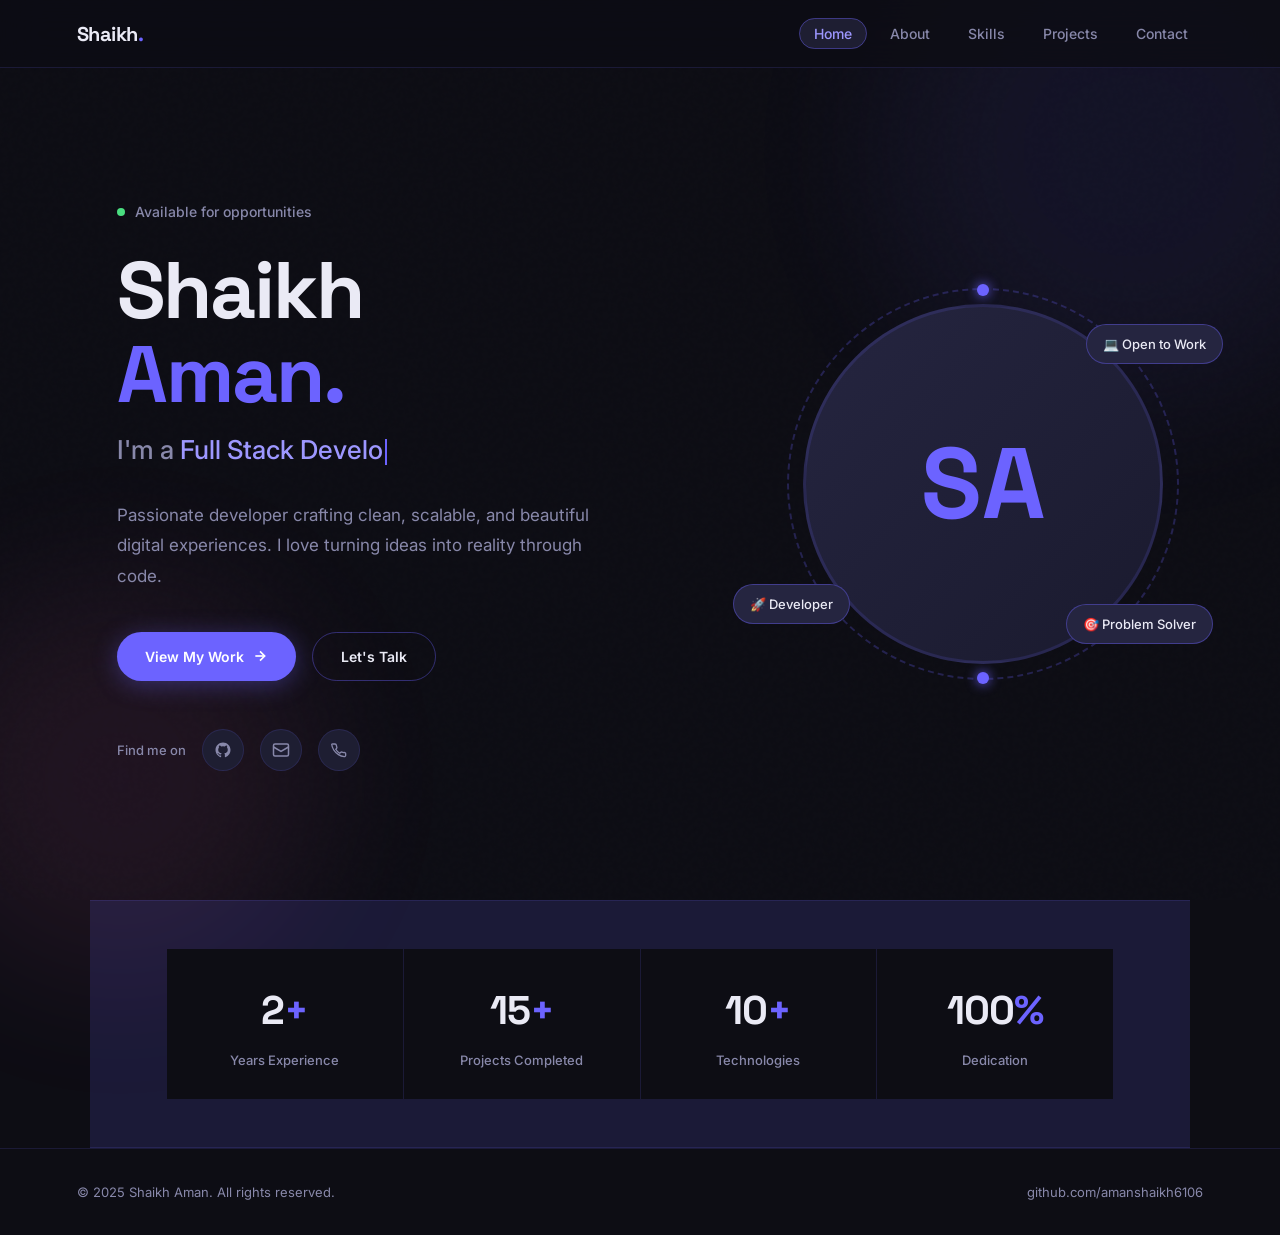
<file: index.html>
<!DOCTYPE html>
<html lang="en">
<head>
  <meta charset="UTF-8" />
  <meta name="viewport" content="width=device-width, initial-scale=1.0" />
  <title>Shaikh Aman — Portfolio</title>
  <link rel="stylesheet" href="style.css" />
  <style>
    /* ── HERO ── */
    .hero {
      min-height: calc(100vh - 68px);
      display: flex;
      align-items: center;
      justify-content: space-between;
      gap: 48px;
      padding: 80px 6vw;
      max-width: 1200px;
      margin: 0 auto;
      position: relative;
      z-index: 1;
    }

    .hero-content { flex: 1; max-width: 600px; }

    .hero-greeting {
      display: inline-flex;
      align-items: center;
      gap: 10px;
      font-size: 14px;
      font-weight: 500;
      color: var(--text-muted);
      margin-bottom: 24px;
    }

    .dot-live {
      width: 8px; height: 8px;
      background: #4ADE80;
      border-radius: 50%;
      animation: pulse-glow 2s ease infinite;
      box-shadow: 0 0 0 0 rgba(74, 222, 128, 0.3);
    }

    .hero-name {
      font-family: 'Space Grotesk', sans-serif;
      font-size: clamp(44px, 7vw, 80px);
      font-weight: 700;
      line-height: 1.05;
      letter-spacing: -2px;
      margin-bottom: 12px;
    }

    .hero-name .first { color: var(--text); }
    .hero-name .last  { color: var(--accent); }

    .hero-role {
      font-size: clamp(18px, 3vw, 26px);
      font-weight: 500;
      color: var(--text-muted);
      margin-bottom: 28px;
      min-height: 40px;
    }

    #typed-text { color: var(--accent-light); }

    .cursor {
      display: inline-block;
      width: 2px;
      height: 1em;
      background: var(--accent);
      margin-left: 2px;
      vertical-align: text-bottom;
      animation: blink 0.8s step-end infinite;
    }

    @keyframes blink {
      0%, 100% { opacity: 1; }
      50%       { opacity: 0; }
    }

    .hero-desc {
      font-size: 17px;
      color: var(--text-muted);
      line-height: 1.8;
      margin-bottom: 40px;
      max-width: 500px;
    }

    .hero-btns {
      display: flex;
      gap: 16px;
      flex-wrap: wrap;
      margin-bottom: 48px;
    }

    .hero-socials {
      display: flex;
      align-items: center;
      gap: 16px;
    }

    .hero-socials span {
      font-size: 13px;
      color: var(--text-muted);
      font-weight: 500;
    }

    .social-link {
      display: flex;
      align-items: center;
      justify-content: center;
      width: 42px; height: 42px;
      border-radius: 50%;
      border: 1px solid var(--border);
      background: var(--surface);
      color: var(--text-muted);
      text-decoration: none;
      font-size: 18px;
      transition: var(--transition);
    }

    .social-link:hover {
      border-color: var(--accent);
      color: var(--accent-light);
      background: rgba(108, 99, 255, 0.1);
      transform: translateY(-3px);
    }

    /* ── HERO VISUAL ── */
    .hero-visual {
      flex-shrink: 0;
      position: relative;
      width: 360px;
      height: 360px;
    }

    .avatar-ring {
      position: absolute;
      inset: -16px;
      border-radius: 50%;
      border: 2px dashed rgba(108, 99, 255, 0.25);
      animation: spin 20s linear infinite;
    }

    @keyframes spin { to { transform: rotate(360deg); } }

    .avatar-ring::before,
    .avatar-ring::after {
      content: '';
      position: absolute;
      width: 12px; height: 12px;
      background: var(--accent);
      border-radius: 50%;
      box-shadow: 0 0 12px var(--accent);
    }

    .avatar-ring::before { top: -6px; left: 50%; transform: translateX(-50%); }
    .avatar-ring::after  { bottom: -6px; left: 50%; transform: translateX(-50%); }

    .avatar-wrap {
      width: 100%; height: 100%;
      border-radius: 50%;
      overflow: hidden;
      background: linear-gradient(135deg, var(--surface2), var(--bg3));
      border: 3px solid var(--border);
      display: flex;
      align-items: center;
      justify-content: center;
      font-family: 'Space Grotesk', sans-serif;
      font-size: 100px;
      font-weight: 700;
      color: var(--accent);
      position: relative;
      z-index: 1;
      animation: float 6s ease-in-out infinite;
      user-select: none;
    }

    /* floating chips */
    .chip {
      position: absolute;
      background: var(--surface2);
      border: 1px solid var(--border-hover);
      border-radius: 99px;
      padding: 8px 16px;
      font-size: 13px;
      font-weight: 500;
      color: var(--text);
      white-space: nowrap;
      backdrop-filter: blur(10px);
      z-index: 2;
    }

    .chip-1 { top: 20px;  right: -60px; animation: float 5s 0.5s ease-in-out infinite; }
    .chip-2 { bottom: 40px; left: -70px; animation: float 5s 1s ease-in-out infinite; }
    .chip-3 { bottom: 20px; right: -50px; animation: float 5s 1.5s ease-in-out infinite; }

    /* ── STATS ── */
    .stats-bar {
      padding: 48px 6vw;
      max-width: 1100px;
      margin: 0 auto;
      display: grid;
      grid-template-columns: repeat(4, 1fr);
      gap: 1px;
      background: var(--border);
      border-top: 1px solid var(--border);
      border-bottom: 1px solid var(--border);
      position: relative;
      z-index: 1;
    }

    .stat-item {
      background: var(--bg);
      padding: 28px 32px;
      text-align: center;
    }

    .stat-num {
      font-family: 'Space Grotesk', sans-serif;
      font-size: 40px;
      font-weight: 700;
      color: var(--text);
      letter-spacing: -1px;
    }

    .stat-num span { color: var(--accent); }

    .stat-label {
      font-size: 13px;
      color: var(--text-muted);
      font-weight: 500;
      margin-top: 4px;
    }

    @media (max-width: 900px) {
      .hero { flex-direction: column; text-align: center; padding: 60px 5vw; }
      .hero-content { max-width: 100%; }
      .hero-desc { margin-left: auto; margin-right: auto; }
      .hero-btns, .hero-socials { justify-content: center; }
      .hero-visual { width: 260px; height: 260px; }
      .chip { display: none; }
      .stats-bar { grid-template-columns: repeat(2, 1fr); }
    }

    @media (max-width: 480px) {
      .stats-bar { grid-template-columns: 1fr; }
      .hero-visual { width: 200px; height: 200px; }
    }
  </style>
</head>
<body>

  <!-- decorative blobs -->
  <div class="blob blob-1"></div>
  <div class="blob blob-2"></div>

  <!-- NAV -->
  <nav>
    <a class="nav-logo" href="index.html">Shaikh<span>.</span></a>
    <ul class="nav-links">
      <li><a href="index.html" class="active">Home</a></li>
      <li><a href="about_me.html">About</a></li>
      <li><a href="skills.html">Skills</a></li>
      <li><a href="project.html">Projects</a></li>
      <li><a href="contact.html">Contact</a></li>
    </ul>
  </nav>

  <div class="page">
    <!-- ── HERO ── -->
    <section class="hero">
      <div class="hero-content">
        <div class="hero-greeting animate-fadeup">
          <span class="dot-live"></span>
          Available for opportunities
        </div>

        <h1 class="hero-name animate-fadeup delay-1">
          <span class="first">Shaikh</span><br>
          <span class="last">Aman.</span>
        </h1>

        <p class="hero-role animate-fadeup delay-2">
          I'm a <span id="typed-text"></span><span class="cursor"></span>
        </p>

        <p class="hero-desc animate-fadeup delay-3">
          Passionate developer crafting clean, scalable, and beautiful digital experiences.
          I love turning ideas into reality through code.
        </p>

        <div class="hero-btns animate-fadeup delay-4">
          <a href="projects.html" class="btn btn-primary">
            View My Work
            <svg width="16" height="16" viewBox="0 0 24 24" fill="none" stroke="currentColor" stroke-width="2.5"><line x1="5" y1="12" x2="19" y2="12"/><polyline points="12,5 19,12 12,19"/></svg>
          </a>
          <a href="contact.html" class="btn btn-outline">
            Let's Talk
          </a>
        </div>

        <div class="hero-socials animate-fadeup delay-5">
          <span>Find me on</span>
          <a href="https://github.com/amanshaikh6106" target="_blank" class="social-link" title="GitHub">
            <svg width="18" height="18" viewBox="0 0 24 24" fill="currentColor"><path d="M12 2C6.477 2 2 6.484 2 12.017c0 4.425 2.865 8.18 6.839 9.504.5.092.682-.217.682-.483 0-.237-.008-.868-.013-1.703-2.782.605-3.369-1.343-3.369-1.343-.454-1.158-1.11-1.466-1.11-1.466-.908-.62.069-.608.069-.608 1.003.07 1.531 1.032 1.531 1.032.892 1.53 2.341 1.088 2.91.832.092-.647.35-1.088.636-1.338-2.22-.253-4.555-1.113-4.555-4.951 0-1.093.39-1.988 1.029-2.688-.103-.253-.446-1.272.098-2.65 0 0 .84-.27 2.75 1.026A9.564 9.564 0 0 1 12 6.844a9.59 9.59 0 0 1 2.504.337c1.909-1.296 2.747-1.027 2.747-1.027.546 1.379.202 2.398.1 2.651.64.7 1.028 1.595 1.028 2.688 0 3.848-2.339 4.695-4.566 4.943.359.309.678.92.678 1.855 0 1.338-.012 2.419-.012 2.747 0 .268.18.58.688.482A10.02 10.02 0 0 0 22 12.017C22 6.484 17.522 2 12 2z"/></svg>
          </a>
          <a href="mailto:amanjshaikh6106@gmail.com" class="social-link" title="Email">
            <svg width="18" height="18" viewBox="0 0 24 24" fill="none" stroke="currentColor" stroke-width="2"><rect x="2" y="4" width="20" height="16" rx="2"/><path d="M2 8l10 6 10-6"/></svg>
          </a>
          <a href="tel:9834295369" class="social-link" title="Phone">
            <svg width="16" height="16" viewBox="0 0 24 24" fill="none" stroke="currentColor" stroke-width="2"><path d="M22 16.92v3a2 2 0 0 1-2.18 2 19.79 19.79 0 0 1-8.63-3.07A19.5 19.5 0 0 1 4.12 12a19.79 19.79 0 0 1-3.07-8.67A2 2 0 0 1 3 3h3a2 2 0 0 1 2 1.72c.127.96.361 1.903.7 2.81a2 2 0 0 1-.45 2.11L7.09 10.91a16 16 0 0 0 6 6l1.27-1.27a2 2 0 0 1 2.11-.45c.907.339 1.85.573 2.81.7A2 2 0 0 1 22 17z"/></svg>
          </a>
        </div>
      </div>

      <div class="hero-visual animate-fadein delay-3">
        <div class="avatar-ring"></div>
        <div class="avatar-wrap">SA</div>
        <div class="chip chip-1">💻 Open to Work</div>
        <div class="chip chip-2">🚀 Developer</div>
        <div class="chip chip-3">🎯 Problem Solver</div>
      </div>
    </section>

    <!-- ── STATS ── -->
    <div class="stats-bar">
      <div class="stat-item animate-fadeup delay-1">
        <div class="stat-num">2<span>+</span></div>
        <div class="stat-label">Years Experience</div>
      </div>
      <div class="stat-item animate-fadeup delay-2">
        <div class="stat-num">15<span>+</span></div>
        <div class="stat-label">Projects Completed</div>
      </div>
      <div class="stat-item animate-fadeup delay-3">
        <div class="stat-num">10<span>+</span></div>
        <div class="stat-label">Technologies</div>
      </div>
      <div class="stat-item animate-fadeup delay-4">
        <div class="stat-num">100<span>%</span></div>
        <div class="stat-label">Dedication</div>
      </div>
    </div>
  </div>

  <footer>
    <span>© 2025 Shaikh Aman. All rights reserved.</span>
    <a href="https://github.com/amanshaikh6106" target="_blank">github.com/amanshaikh6106</a>
  </footer>

  <script>
    const roles = ['Full Stack Developer', 'UI/UX Enthusiast', 'Problem Solver', 'Open Source Contributor'];
    let ri = 0, ci = 0, deleting = false;
    const el = document.getElementById('typed-text');

    function type() {
      const word = roles[ri];
      if (!deleting) {
        el.textContent = word.slice(0, ++ci);
        if (ci === word.length) { deleting = true; setTimeout(type, 1600); return; }
      } else {
        el.textContent = word.slice(0, --ci);
        if (ci === 0) { deleting = false; ri = (ri + 1) % roles.length; }
      }
      setTimeout(type, deleting ? 50 : 90);
    }
    type();
  </script>
</body>
</html>
</file>
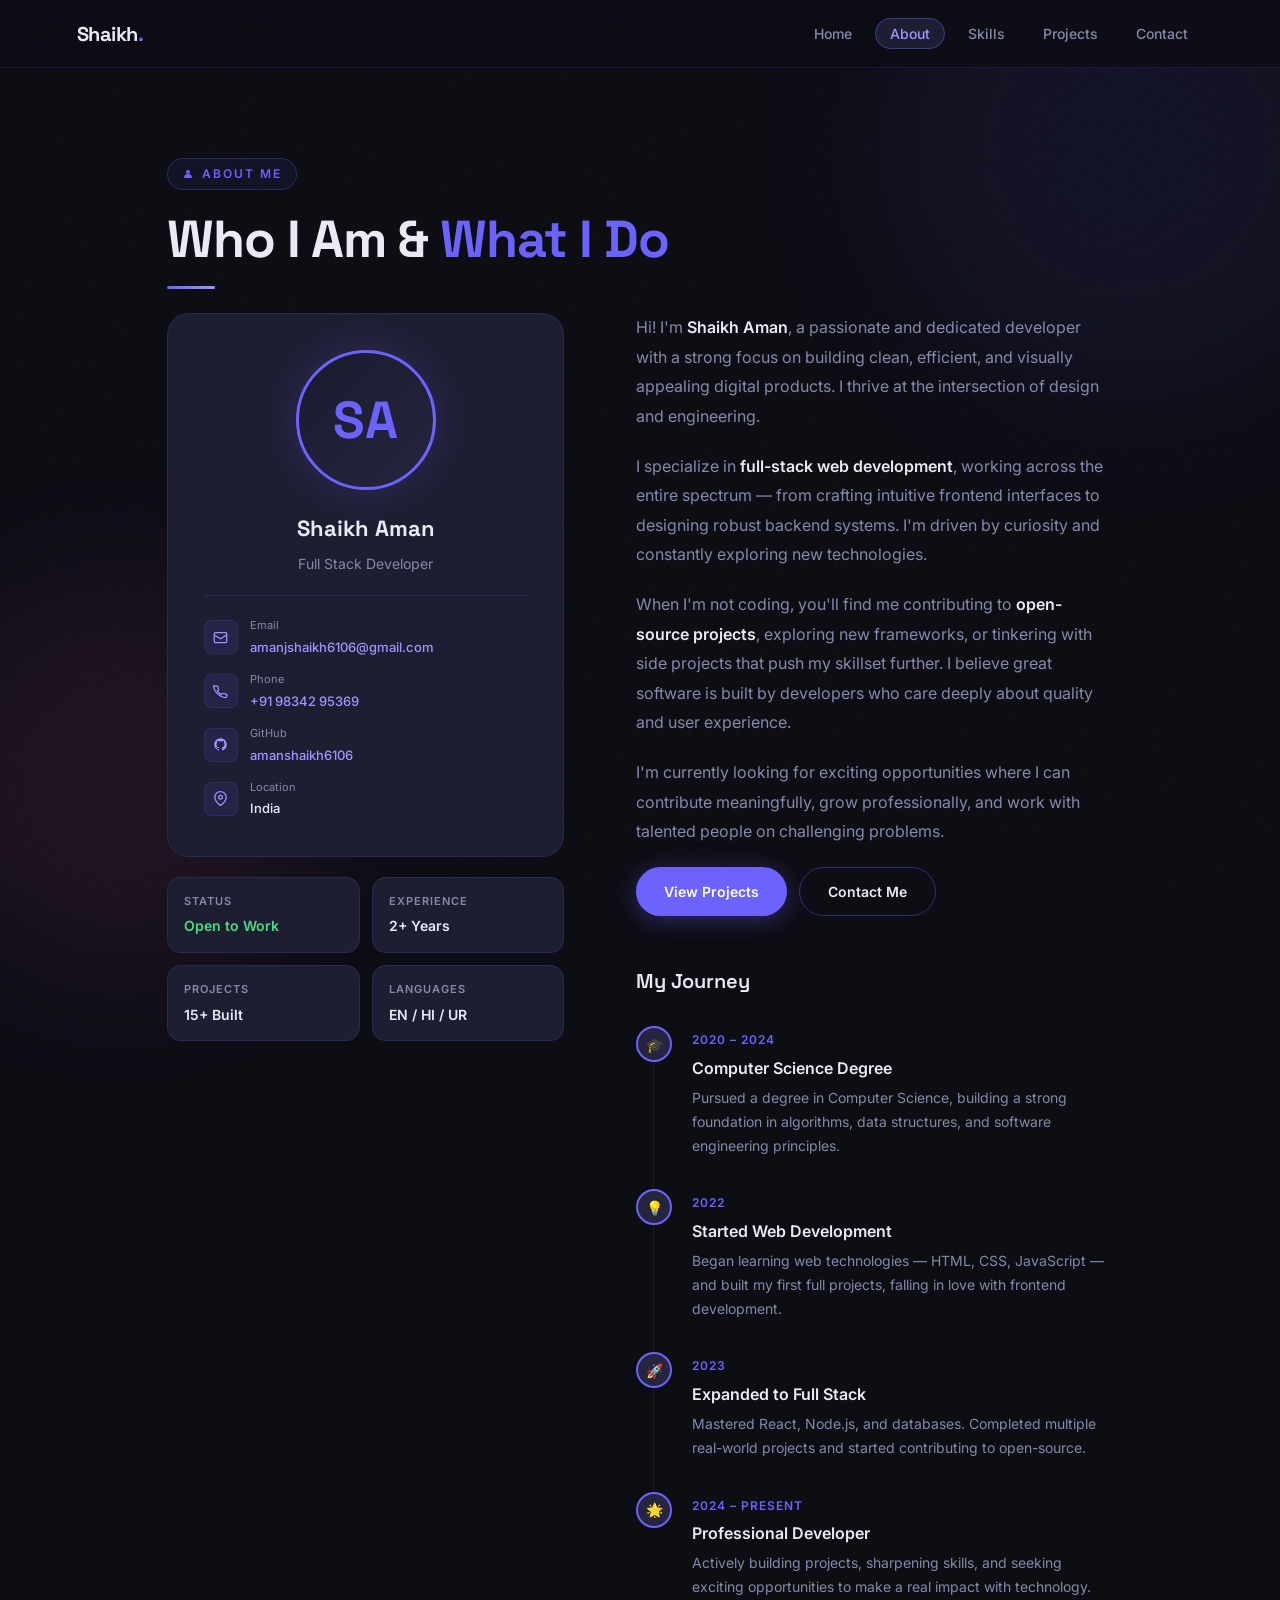
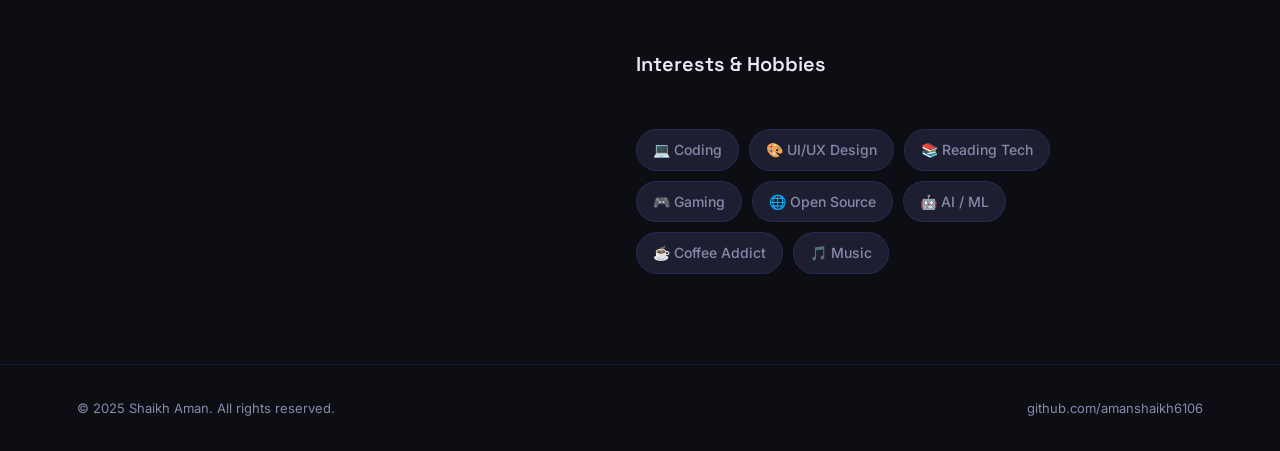
<file: about_me.html>
<!DOCTYPE html>
<html lang="en">
<head>
  <meta charset="UTF-8" />
  <meta name="viewport" content="width=device-width, initial-scale=1.0" />
  <title>About — Shaikh Aman</title>
  <link rel="stylesheet" href="style.css" />
  <style>
    /* ── ABOUT LAYOUT ── */
    .about-grid {
      display: grid;
      grid-template-columns: 1fr 1.2fr;
      gap: 72px;
      align-items: start;
    }

    /* ── LEFT: VISUAL CARD ── */
    .about-visual {
      position: sticky;
      top: 100px;
    }

    .avatar-card {
      background: var(--surface);
      border: 1px solid var(--border);
      border-radius: var(--radius-lg);
      padding: 36px;
      text-align: center;
      margin-bottom: 20px;
    }

    .avatar-big {
      width: 140px; height: 140px;
      border-radius: 50%;
      background: linear-gradient(135deg, var(--bg3), var(--surface2));
      border: 3px solid var(--accent);
      display: flex;
      align-items: center;
      justify-content: center;
      font-family: 'Space Grotesk', sans-serif;
      font-size: 52px;
      font-weight: 700;
      color: var(--accent);
      margin: 0 auto 20px;
      box-shadow: 0 0 40px rgba(108, 99, 255, 0.2);
    }

    .avatar-name {
      font-family: 'Space Grotesk', sans-serif;
      font-size: 22px;
      font-weight: 700;
      color: var(--text);
      margin-bottom: 4px;
    }

    .avatar-title {
      font-size: 14px;
      color: var(--text-muted);
      margin-bottom: 20px;
    }

    .avatar-info-list {
      list-style: none;
      text-align: left;
      border-top: 1px solid var(--border);
      padding-top: 20px;
      display: flex;
      flex-direction: column;
      gap: 12px;
    }

    .avatar-info-list li {
      display: flex;
      align-items: center;
      gap: 12px;
      font-size: 14px;
      color: var(--text-muted);
    }

    .info-icon {
      width: 34px; height: 34px;
      border-radius: 8px;
      background: rgba(108, 99, 255, 0.1);
      border: 1px solid var(--border);
      display: flex;
      align-items: center;
      justify-content: center;
      flex-shrink: 0;
      color: var(--accent-light);
    }

    .info-icon svg { width: 15px; height: 15px; }

    .info-val {
      color: var(--text);
      font-weight: 500;
      font-size: 13px;
    }

    .info-val a {
      color: var(--accent-light);
      text-decoration: none;
    }

    .info-val a:hover { text-decoration: underline; }

    /* ── QUICK FACTS ── */
    .quick-facts {
      display: grid;
      grid-template-columns: 1fr 1fr;
      gap: 12px;
    }

    .fact-chip {
      background: var(--surface);
      border: 1px solid var(--border);
      border-radius: var(--radius);
      padding: 14px 16px;
      transition: var(--transition);
    }

    .fact-chip:hover {
      border-color: var(--border-hover);
      transform: translateY(-2px);
    }

    .fact-chip-label {
      font-size: 11px;
      font-weight: 600;
      letter-spacing: 1px;
      text-transform: uppercase;
      color: var(--text-muted);
      margin-bottom: 4px;
    }

    .fact-chip-val {
      font-size: 14px;
      font-weight: 600;
      color: var(--text);
    }

    /* ── RIGHT: CONTENT ── */
    .about-content p {
      color: var(--text-muted);
      line-height: 1.85;
      margin-bottom: 20px;
      font-size: 16px;
    }

    .about-content p strong { color: var(--text); font-weight: 600; }

    /* ── JOURNEY TIMELINE ── */
    .timeline { margin-top: 48px; }

    .timeline-title {
      font-family: 'Space Grotesk', sans-serif;
      font-size: 20px;
      font-weight: 600;
      color: var(--text);
      margin-bottom: 28px;
    }

    .timeline-item {
      display: flex;
      gap: 20px;
      margin-bottom: 32px;
      position: relative;
    }

    .timeline-item::before {
      content: '';
      position: absolute;
      left: 17px;
      top: 36px;
      bottom: -32px;
      width: 1px;
      background: var(--border);
    }

    .timeline-item:last-child::before { display: none; }

    .timeline-dot {
      width: 36px; height: 36px;
      border-radius: 50%;
      background: var(--surface2);
      border: 2px solid var(--accent);
      display: flex;
      align-items: center;
      justify-content: center;
      flex-shrink: 0;
      color: var(--accent);
      font-size: 14px;
      font-weight: 700;
      position: relative;
      z-index: 1;
    }

    .timeline-body { padding-top: 4px; }

    .timeline-date {
      font-size: 12px;
      font-weight: 600;
      color: var(--accent);
      text-transform: uppercase;
      letter-spacing: 1px;
      margin-bottom: 4px;
    }

    .timeline-heading {
      font-size: 16px;
      font-weight: 600;
      color: var(--text);
      margin-bottom: 4px;
    }

    .timeline-desc {
      font-size: 14px;
      color: var(--text-muted);
      line-height: 1.7;
    }

    /* ── INTERESTS ── */
    .interests {
      margin-top: 48px;
      display: flex;
      flex-wrap: wrap;
      gap: 10px;
    }

    .interest-tag {
      display: inline-flex;
      align-items: center;
      gap: 6px;
      background: var(--surface);
      border: 1px solid var(--border);
      border-radius: 99px;
      padding: 8px 16px;
      font-size: 14px;
      font-weight: 500;
      color: var(--text-muted);
      transition: var(--transition);
      cursor: default;
    }

    .interest-tag:hover {
      border-color: var(--accent);
      color: var(--accent-light);
      background: rgba(108, 99, 255, 0.08);
    }

    @media (max-width: 900px) {
      .about-grid { grid-template-columns: 1fr; gap: 40px; }
      .about-visual { position: static; }
    }

    @media (max-width: 480px) {
      .quick-facts { grid-template-columns: 1fr; }
    }
  </style>
</head>
<body>

  <div class="blob blob-1"></div>
  <div class="blob blob-2"></div>

  <nav>
    <a class="nav-logo" href="index.html">Shaikh<span>.</span></a>
    <ul class="nav-links">
      <li><a href="index.html">Home</a></li>
      <li><a href="about_me.html" class="active">About</a></li>
      <li><a href="skills.html">Skills</a></li>
      <li><a href="project.html">Projects</a></li>
      <li><a href="contact.html">Contact</a></li>
    </ul>
  </nav>

  <div class="page">
    <section class="section">
      <div class="section-tag animate-fadeup">
        <svg width="12" height="12" viewBox="0 0 24 24" fill="currentColor"><circle cx="12" cy="8" r="4"/><path d="M4 20a8 8 0 0 1 16 0"/></svg>
        About Me
      </div>
      <h1 class="section-title animate-fadeup delay-1">Who I Am &amp; <span>What I Do</span></h1>
      <div class="accent-line animate-fadeup delay-2"></div>

      <div class="about-grid">
        <!-- LEFT -->
        <div class="about-visual animate-fadeup delay-2">
          <div class="avatar-card">
            <div class="avatar-big">SA</div>
            <div class="avatar-name">Shaikh Aman</div>
            <div class="avatar-title">Full Stack Developer</div>
            <ul class="avatar-info-list">
              <li>
                <div class="info-icon">
                  <svg viewBox="0 0 24 24" fill="none" stroke="currentColor" stroke-width="2"><rect x="2" y="4" width="20" height="16" rx="2"/><path d="M2 8l10 6 10-6"/></svg>
                </div>
                <div>
                  <div style="font-size:11px; color:var(--text-muted); margin-bottom:1px;">Email</div>
                  <div class="info-val"><a href="mailto:amanjshaikh6106@gmail.com">amanjshaikh6106@gmail.com</a></div>
                </div>
              </li>
              <li>
                <div class="info-icon">
                  <svg viewBox="0 0 24 24" fill="none" stroke="currentColor" stroke-width="2"><path d="M22 16.92v3a2 2 0 0 1-2.18 2 19.79 19.79 0 0 1-8.63-3.07A19.5 19.5 0 0 1 4.12 12a19.79 19.79 0 0 1-3.07-8.67A2 2 0 0 1 3 3h3a2 2 0 0 1 2 1.72c.127.96.361 1.903.7 2.81a2 2 0 0 1-.45 2.11L7.09 10.91a16 16 0 0 0 6 6l1.27-1.27a2 2 0 0 1 2.11-.45c.907.339 1.85.573 2.81.7A2 2 0 0 1 22 17z"/></svg>
                </div>
                <div>
                  <div style="font-size:11px; color:var(--text-muted); margin-bottom:1px;">Phone</div>
                  <div class="info-val"><a href="tel:9834295369">+91 98342 95369</a></div>
                </div>
              </li>
              <li>
                <div class="info-icon">
                  <svg viewBox="0 0 24 24" fill="currentColor"><path d="M12 2C6.477 2 2 6.484 2 12.017c0 4.425 2.865 8.18 6.839 9.504.5.092.682-.217.682-.483 0-.237-.008-.868-.013-1.703-2.782.605-3.369-1.343-3.369-1.343-.454-1.158-1.11-1.466-1.11-1.466-.908-.62.069-.608.069-.608 1.003.07 1.531 1.032 1.531 1.032.892 1.53 2.341 1.088 2.91.832.092-.647.35-1.088.636-1.338-2.22-.253-4.555-1.113-4.555-4.951 0-1.093.39-1.988 1.029-2.688-.103-.253-.446-1.272.098-2.65 0 0 .84-.27 2.75 1.026A9.564 9.564 0 0 1 12 6.844a9.59 9.59 0 0 1 2.504.337c1.909-1.296 2.747-1.027 2.747-1.027.546 1.379.202 2.398.1 2.651.64.7 1.028 1.595 1.028 2.688 0 3.848-2.339 4.695-4.566 4.943.359.309.678.92.678 1.855 0 1.338-.012 2.419-.012 2.747 0 .268.18.58.688.482A10.02 10.02 0 0 0 22 12.017C22 6.484 17.522 2 12 2z"/></svg>
                </div>
                <div>
                  <div style="font-size:11px; color:var(--text-muted); margin-bottom:1px;">GitHub</div>
                  <div class="info-val"><a href="https://github.com/amanshaikh6106" target="_blank">amanshaikh6106</a></div>
                </div>
              </li>
              <li>
                <div class="info-icon">
                  <svg viewBox="0 0 24 24" fill="none" stroke="currentColor" stroke-width="2"><path d="M21 10c0 7-9 13-9 13s-9-6-9-13a9 9 0 0 1 18 0z"/><circle cx="12" cy="10" r="3"/></svg>
                </div>
                <div>
                  <div style="font-size:11px; color:var(--text-muted); margin-bottom:1px;">Location</div>
                  <div class="info-val">India</div>
                </div>
              </li>
            </ul>
          </div>

          <!-- quick facts -->
          <div class="quick-facts">
            <div class="fact-chip">
              <div class="fact-chip-label">Status</div>
              <div class="fact-chip-val" style="color: #4ADE80;">Open to Work</div>
            </div>
            <div class="fact-chip">
              <div class="fact-chip-label">Experience</div>
              <div class="fact-chip-val">2+ Years</div>
            </div>
            <div class="fact-chip">
              <div class="fact-chip-label">Projects</div>
              <div class="fact-chip-val">15+ Built</div>
            </div>
            <div class="fact-chip">
              <div class="fact-chip-label">Languages</div>
              <div class="fact-chip-val">EN / HI / UR</div>
            </div>
          </div>
        </div>

        <!-- RIGHT -->
        <div class="about-content animate-fadeup delay-3">
          <p>
            Hi! I'm <strong>Shaikh Aman</strong>, a passionate and dedicated developer with a strong focus on building
            clean, efficient, and visually appealing digital products. I thrive at the intersection of
            design and engineering.
          </p>
          <p>
            I specialize in <strong>full-stack web development</strong>, working across the entire spectrum — from
            crafting intuitive frontend interfaces to designing robust backend systems. I'm driven by curiosity
            and constantly exploring new technologies.
          </p>
          <p>
            When I'm not coding, you'll find me contributing to <strong>open-source projects</strong>, exploring
            new frameworks, or tinkering with side projects that push my skillset further. I believe great
            software is built by developers who care deeply about quality and user experience.
          </p>
          <p>
            I'm currently looking for exciting opportunities where I can contribute meaningfully, grow professionally,
            and work with talented people on challenging problems.
          </p>

          <div style="display:flex; gap:12px; margin-top:8px; flex-wrap:wrap;">
            <a href="project.html" class="btn btn-primary">View Projects</a>
            <a href="contact.html" class="btn btn-outline">Contact Me</a>
          </div>

          <!-- TIMELINE -->
          <div class="timeline">
            <div class="timeline-title">My Journey</div>

            <div class="timeline-item">
              <div class="timeline-dot">🎓</div>
              <div class="timeline-body">
                <div class="timeline-date">2020 – 2024</div>
                <div class="timeline-heading">Computer Science Degree</div>
                <div class="timeline-desc">Pursued a degree in Computer Science, building a strong foundation in algorithms, data structures, and software engineering principles.</div>
              </div>
            </div>

            <div class="timeline-item">
              <div class="timeline-dot">💡</div>
              <div class="timeline-body">
                <div class="timeline-date">2022</div>
                <div class="timeline-heading">Started Web Development</div>
                <div class="timeline-desc">Began learning web technologies — HTML, CSS, JavaScript — and built my first full projects, falling in love with frontend development.</div>
              </div>
            </div>

            <div class="timeline-item">
              <div class="timeline-dot">🚀</div>
              <div class="timeline-body">
                <div class="timeline-date">2023</div>
                <div class="timeline-heading">Expanded to Full Stack</div>
                <div class="timeline-desc">Mastered React, Node.js, and databases. Completed multiple real-world projects and started contributing to open-source.</div>
              </div>
            </div>

            <div class="timeline-item">
              <div class="timeline-dot">🌟</div>
              <div class="timeline-body">
                <div class="timeline-date">2024 – Present</div>
                <div class="timeline-heading">Professional Developer</div>
                <div class="timeline-desc">Actively building projects, sharpening skills, and seeking exciting opportunities to make a real impact with technology.</div>
              </div>
            </div>
          </div>

          <!-- INTERESTS -->
          <div style="margin-top:48px;">
            <div class="timeline-title">Interests & Hobbies</div>
            <div class="interests">
              <span class="interest-tag">💻 Coding</span>
              <span class="interest-tag">🎨 UI/UX Design</span>
              <span class="interest-tag">📚 Reading Tech</span>
              <span class="interest-tag">🎮 Gaming</span>
              <span class="interest-tag">🌐 Open Source</span>
              <span class="interest-tag">🤖 AI / ML</span>
              <span class="interest-tag">☕ Coffee Addict</span>
              <span class="interest-tag">🎵 Music</span>
            </div>
          </div>
        </div>
      </div>
    </section>
  </div>

  <footer>
    <span>© 2025 Shaikh Aman. All rights reserved.</span>
    <a href="https://github.com/amanshaikh6106" target="_blank">github.com/amanshaikh6106</a>
  </footer>

</body>
</html>
</file>
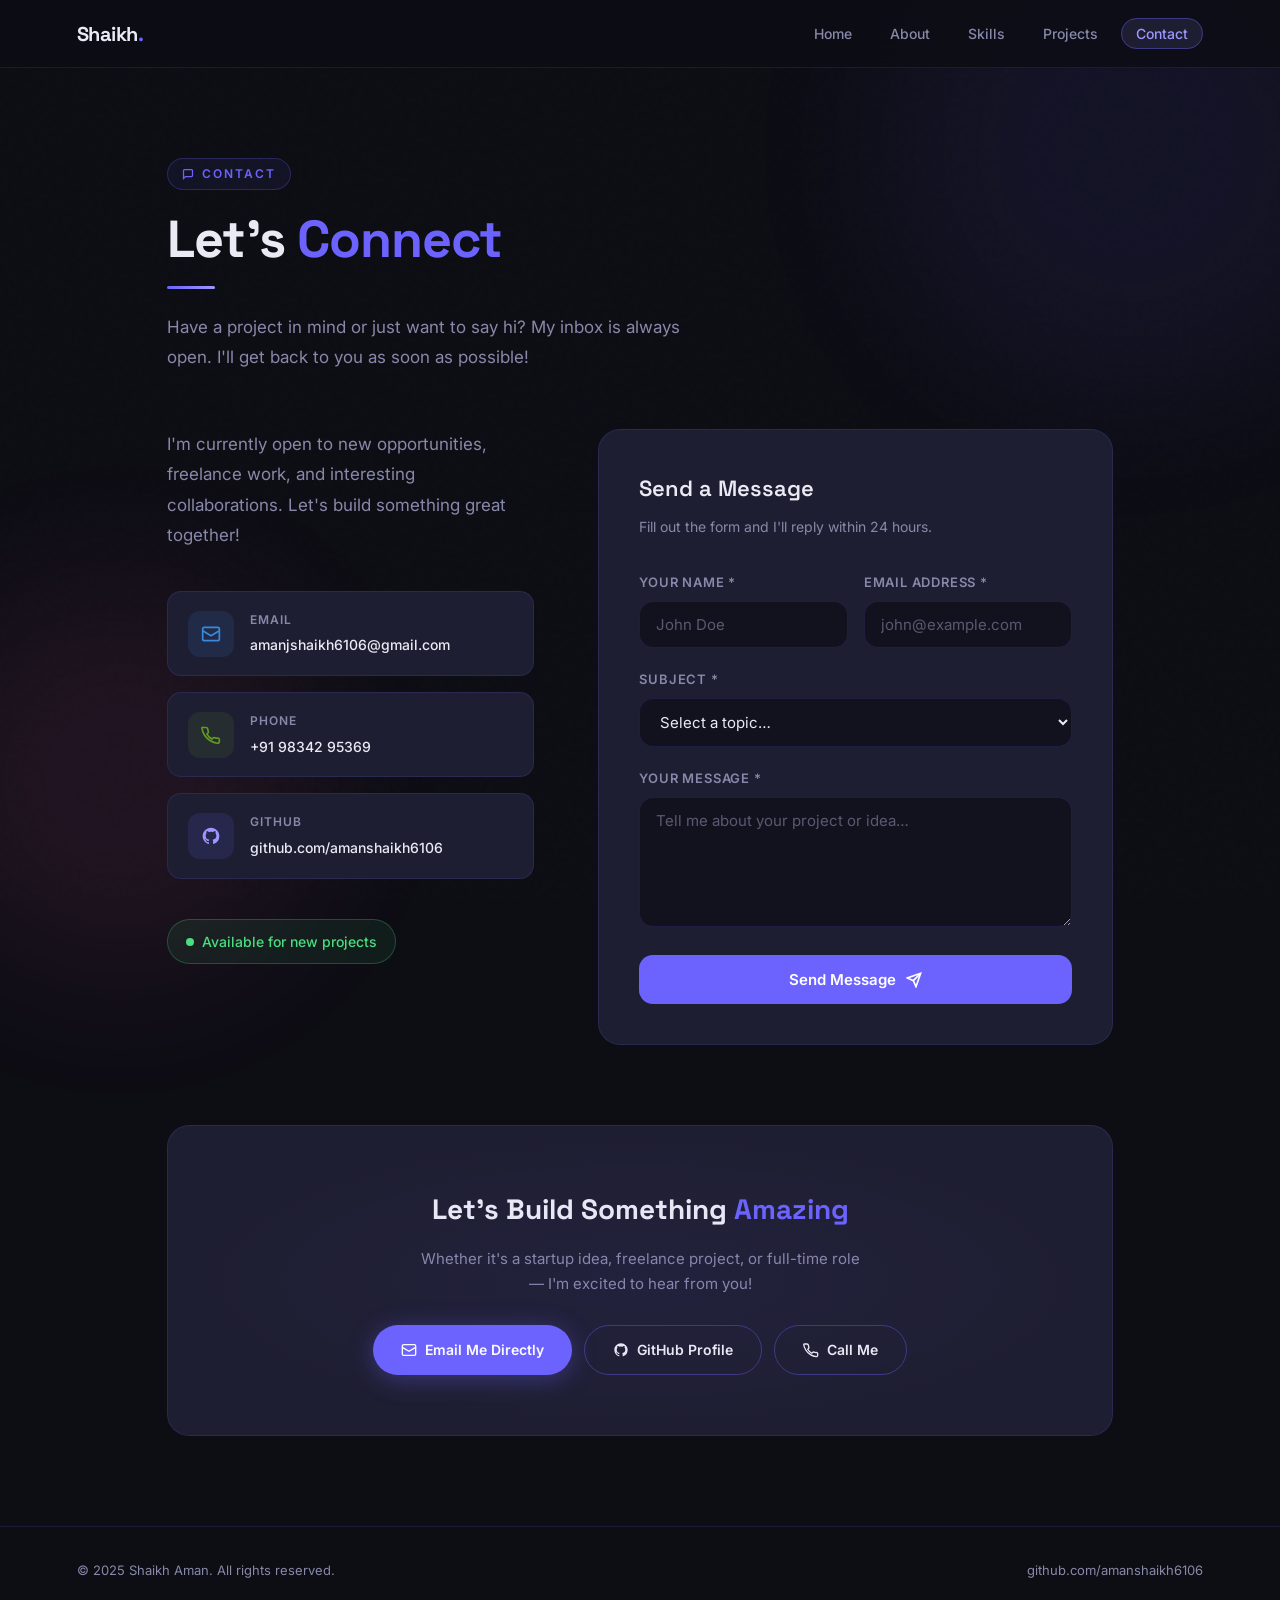
<file: contact.html>
<!DOCTYPE html>
<html lang="en">
<head>
  <meta charset="UTF-8" />
  <meta name="viewport" content="width=device-width, initial-scale=1.0" />
  <title>Contact — Shaikh Aman</title>
  <link rel="stylesheet" href="style.css" />
  <style>
    /* ── CONTACT LAYOUT ── */
    .contact-grid {
      display: grid;
      grid-template-columns: 1fr 1.4fr;
      gap: 64px;
      align-items: start;
    }

    /* ── LEFT: INFO ── */
    .contact-info { position: sticky; top: 100px; }

    .contact-tagline {
      font-size: 17px;
      color: var(--text-muted);
      line-height: 1.8;
      margin-bottom: 40px;
    }

    .contact-cards {
      display: flex;
      flex-direction: column;
      gap: 16px;
      margin-bottom: 40px;
    }

    .contact-card {
      display: flex;
      align-items: center;
      gap: 16px;
      background: var(--surface);
      border: 1px solid var(--border);
      border-radius: var(--radius);
      padding: 18px 20px;
      text-decoration: none;
      transition: var(--transition);
    }

    .contact-card:hover {
      border-color: var(--accent);
      background: rgba(108, 99, 255, 0.06);
      transform: translateX(6px);
    }

    .cc-icon {
      width: 46px; height: 46px;
      border-radius: 12px;
      display: flex;
      align-items: center;
      justify-content: center;
      flex-shrink: 0;
      font-size: 20px;
    }

    .cc-icon-purple { background: rgba(108, 99, 255, 0.12); }
    .cc-icon-blue   { background: rgba(56, 138, 221, 0.12); }
    .cc-icon-green  { background: rgba(99, 153, 34, 0.12); }
    .cc-icon-pink   { background: rgba(212, 83, 126, 0.12); }

    .cc-label {
      font-size: 12px;
      font-weight: 600;
      color: var(--text-muted);
      text-transform: uppercase;
      letter-spacing: 1px;
      margin-bottom: 3px;
    }

    .cc-value {
      font-size: 14px;
      font-weight: 500;
      color: var(--text);
    }

    /* availability badge */
    .avail-badge {
      display: inline-flex;
      align-items: center;
      gap: 8px;
      background: rgba(74, 222, 128, 0.08);
      border: 1px solid rgba(74, 222, 128, 0.25);
      border-radius: 99px;
      padding: 10px 18px;
      font-size: 14px;
      font-weight: 500;
      color: #4ADE80;
    }

    .avail-dot {
      width: 8px; height: 8px;
      background: #4ADE80;
      border-radius: 50%;
      animation: pulse-glow 2s ease infinite;
    }

    /* ── RIGHT: FORM ── */
    .contact-form-wrap {
      background: var(--surface);
      border: 1px solid var(--border);
      border-radius: var(--radius-lg);
      padding: 40px;
    }

    .form-title {
      font-family: 'Space Grotesk', sans-serif;
      font-size: 22px;
      font-weight: 600;
      color: var(--text);
      margin-bottom: 8px;
    }

    .form-sub {
      font-size: 14px;
      color: var(--text-muted);
      margin-bottom: 32px;
    }

    .form-row {
      display: grid;
      grid-template-columns: 1fr 1fr;
      gap: 16px;
    }

    .form-group {
      margin-bottom: 20px;
    }

    .form-group label {
      display: block;
      font-size: 13px;
      font-weight: 600;
      color: var(--text-muted);
      margin-bottom: 8px;
      text-transform: uppercase;
      letter-spacing: 0.8px;
    }

    .form-group input,
    .form-group textarea,
    .form-group select {
      width: 100%;
      background: var(--bg2);
      border: 1px solid var(--border);
      border-radius: var(--radius);
      padding: 13px 16px;
      font-family: 'Inter', sans-serif;
      font-size: 15px;
      color: var(--text);
      outline: none;
      transition: var(--transition);
      resize: vertical;
    }

    .form-group input::placeholder,
    .form-group textarea::placeholder {
      color: var(--text-muted);
      opacity: 0.6;
    }

    .form-group input:focus,
    .form-group textarea:focus,
    .form-group select:focus {
      border-color: var(--accent);
      background: var(--bg3);
      box-shadow: 0 0 0 3px rgba(108, 99, 255, 0.12);
    }

    .form-group textarea { min-height: 130px; }

    .form-group select option { background: var(--bg2); }

    .submit-btn {
      width: 100%;
      padding: 15px;
      background: var(--accent);
      color: #fff;
      border: none;
      border-radius: var(--radius);
      font-family: 'Inter', sans-serif;
      font-size: 15px;
      font-weight: 600;
      cursor: pointer;
      transition: var(--transition);
      display: flex;
      align-items: center;
      justify-content: center;
      gap: 10px;
      margin-top: 8px;
    }

    .submit-btn:hover {
      background: var(--accent-dark);
      transform: translateY(-2px);
      box-shadow: 0 8px 28px rgba(108, 99, 255, 0.35);
    }

    .submit-btn:active { transform: translateY(0); }

    .submit-btn svg { transition: transform 0.2s; }
    .submit-btn:hover svg { transform: translateX(4px); }

    /* ── SUCCESS STATE ── */
    .success-banner {
      display: none;
      align-items: center;
      gap: 12px;
      background: rgba(74, 222, 128, 0.08);
      border: 1px solid rgba(74, 222, 128, 0.25);
      border-radius: var(--radius);
      padding: 16px 20px;
      font-size: 14px;
      color: #4ADE80;
      font-weight: 500;
      margin-bottom: 20px;
    }

    .success-banner.show { display: flex; }

    /* ── MAP/CONNECT AREA ── */
    .connect-section {
      margin-top: 80px;
      text-align: center;
      padding: 60px;
      background: var(--surface);
      border: 1px solid var(--border);
      border-radius: var(--radius-lg);
      position: relative;
      overflow: hidden;
    }

    .connect-section::before {
      content: '';
      position: absolute;
      inset: 0;
      background: radial-gradient(ellipse at center, rgba(108, 99, 255, 0.05) 0%, transparent 70%);
      pointer-events: none;
    }

    .connect-title {
      font-family: 'Space Grotesk', sans-serif;
      font-size: 28px;
      font-weight: 700;
      color: var(--text);
      margin-bottom: 12px;
    }

    .connect-title span { color: var(--accent); }

    .connect-desc {
      font-size: 15px;
      color: var(--text-muted);
      max-width: 440px;
      margin: 0 auto 28px;
    }

    .connect-btns {
      display: flex;
      gap: 12px;
      justify-content: center;
      flex-wrap: wrap;
    }

    @media (max-width: 900px) {
      .contact-grid { grid-template-columns: 1fr; gap: 40px; }
      .contact-info { position: static; }
      .form-row { grid-template-columns: 1fr; }
      .connect-section { padding: 40px 24px; }
    }
  </style>
</head>
<body>

  <div class="blob blob-1"></div>
  <div class="blob blob-2"></div>

  <nav>
    <a class="nav-logo" href="index.html">Shaikh<span>.</span></a>
    <ul class="nav-links">
      <li><a href="index.html">Home</a></li>
      <li><a href="about_me.html">About</a></li>
      <li><a href="skills.html">Skills</a></li>
      <li><a href="project.html">Projects</a></li>
      <li><a href="contact.html" class="active">Contact</a></li>
    </ul>
  </nav>

  <div class="page">
    <section class="section">
      <div class="section-tag animate-fadeup">
        <svg width="12" height="12" viewBox="0 0 24 24" fill="none" stroke="currentColor" stroke-width="2.5"><path d="M21 15a2 2 0 0 1-2 2H7l-4 4V5a2 2 0 0 1 2-2h14a2 2 0 0 1 2 2z"/></svg>
        Contact
      </div>
      <h1 class="section-title animate-fadeup delay-1">Let's <span>Connect</span></h1>
      <div class="accent-line animate-fadeup delay-2"></div>
      <p class="section-sub animate-fadeup delay-2">
        Have a project in mind or just want to say hi? My inbox is always open. I'll get back to you as soon as possible!
      </p>

      <div class="contact-grid">

        <!-- LEFT -->
        <div class="contact-info animate-fadeup delay-2">
          <p class="contact-tagline">
            I'm currently open to new opportunities, freelance work, and interesting collaborations.
            Let's build something great together!
          </p>

          <div class="contact-cards">
            <a href="mailto:amanjshaikh6106@gmail.com" class="contact-card">
              <div class="cc-icon cc-icon-blue">
                <svg width="20" height="20" viewBox="0 0 24 24" fill="none" stroke="#378ADD" stroke-width="2"><rect x="2" y="4" width="20" height="16" rx="2"/><path d="M2 8l10 6 10-6"/></svg>
              </div>
              <div>
                <div class="cc-label">Email</div>
                <div class="cc-value">amanjshaikh6106@gmail.com</div>
              </div>
            </a>

            <a href="tel:9834295369" class="contact-card">
              <div class="cc-icon cc-icon-green">
                <svg width="20" height="20" viewBox="0 0 24 24" fill="none" stroke="#639922" stroke-width="2"><path d="M22 16.92v3a2 2 0 0 1-2.18 2 19.79 19.79 0 0 1-8.63-3.07A19.5 19.5 0 0 1 4.12 12a19.79 19.79 0 0 1-3.07-8.67A2 2 0 0 1 3 3h3a2 2 0 0 1 2 1.72c.127.96.361 1.903.7 2.81a2 2 0 0 1-.45 2.11L7.09 10.91a16 16 0 0 0 6 6l1.27-1.27a2 2 0 0 1 2.11-.45c.907.339 1.85.573 2.81.7A2 2 0 0 1 22 17z"/></svg>
              </div>
              <div>
                <div class="cc-label">Phone</div>
                <div class="cc-value">+91 98342 95369</div>
              </div>
            </a>

            <a href="https://github.com/amanshaikh6106" target="_blank" class="contact-card">
              <div class="cc-icon cc-icon-purple">
                <svg width="20" height="20" viewBox="0 0 24 24" fill="#9D97FF"><path d="M12 2C6.477 2 2 6.484 2 12.017c0 4.425 2.865 8.18 6.839 9.504.5.092.682-.217.682-.483 0-.237-.008-.868-.013-1.703-2.782.605-3.369-1.343-3.369-1.343-.454-1.158-1.11-1.466-1.11-1.466-.908-.62.069-.608.069-.608 1.003.07 1.531 1.032 1.531 1.032.892 1.53 2.341 1.088 2.91.832.092-.647.35-1.088.636-1.338-2.22-.253-4.555-1.113-4.555-4.951 0-1.093.39-1.988 1.029-2.688-.103-.253-.446-1.272.098-2.65 0 0 .84-.27 2.75 1.026A9.564 9.564 0 0 1 12 6.844a9.59 9.59 0 0 1 2.504.337c1.909-1.296 2.747-1.027 2.747-1.027.546 1.379.202 2.398.1 2.651.64.7 1.028 1.595 1.028 2.688 0 3.848-2.339 4.695-4.566 4.943.359.309.678.92.678 1.855 0 1.338-.012 2.419-.012 2.747 0 .268.18.58.688.482A10.02 10.02 0 0 0 22 12.017C22 6.484 17.522 2 12 2z"/></svg>
              </div>
              <div>
                <div class="cc-label">GitHub</div>
                <div class="cc-value">github.com/amanshaikh6106</div>
              </div>
            </a>
          </div>

          <div class="avail-badge">
            <div class="avail-dot"></div>
            Available for new projects
          </div>
        </div>

        <!-- RIGHT: FORM -->
        <div class="contact-form-wrap animate-fadeup delay-3">
          <div class="form-title">Send a Message</div>
          <div class="form-sub">Fill out the form and I'll reply within 24 hours.</div>

          <div class="success-banner" id="successBanner">
            <svg width="18" height="18" viewBox="0 0 24 24" fill="none" stroke="currentColor" stroke-width="2.5"><polyline points="20 6 9 17 4 12"/></svg>
            Message sent! I'll get back to you soon.
          </div>

          <form id="contactForm" onsubmit="handleSubmit(event)">
            <div class="form-row">
              <div class="form-group">
                <label>Your Name *</label>
                <input type="text" placeholder="John Doe" required />
              </div>
              <div class="form-group">
                <label>Email Address *</label>
                <input type="email" placeholder="john@example.com" required />
              </div>
            </div>

            <div class="form-group">
              <label>Subject *</label>
              <select required>
                <option value="" disabled selected>Select a topic…</option>
                <option>Job Opportunity</option>
                <option>Project Collaboration</option>
                <option>Freelance Work</option>
                <option>Just Saying Hi</option>
                <option>Other</option>
              </select>
            </div>

            <div class="form-group">
              <label>Your Message *</label>
              <textarea placeholder="Tell me about your project or idea…" required></textarea>
            </div>

            <button type="submit" class="submit-btn" id="submitBtn">
              Send Message
              <svg width="16" height="16" viewBox="0 0 24 24" fill="none" stroke="currentColor" stroke-width="2.5"><line x1="22" y1="2" x2="11" y2="13"/><polygon points="22 2 15 22 11 13 2 9 22 2"/></svg>
            </button>
          </form>
        </div>
      </div>

      <!-- CONNECT SECTION -->
      <div class="connect-section animate-fadeup delay-4">
        <div class="connect-title">Let's Build Something <span>Amazing</span></div>
        <div class="connect-desc">
          Whether it's a startup idea, freelance project, or full-time role — I'm excited to hear from you!
        </div>
        <div class="connect-btns">
          <a href="mailto:amanjshaikh6106@gmail.com" class="btn btn-primary">
            <svg width="16" height="16" viewBox="0 0 24 24" fill="none" stroke="currentColor" stroke-width="2"><rect x="2" y="4" width="20" height="16" rx="2"/><path d="M2 8l10 6 10-6"/></svg>
            Email Me Directly
          </a>
          <a href="https://github.com/amanshaikh6106" target="_blank" class="btn btn-outline">
            <svg width="16" height="16" viewBox="0 0 24 24" fill="currentColor"><path d="M12 2C6.477 2 2 6.484 2 12.017c0 4.425 2.865 8.18 6.839 9.504.5.092.682-.217.682-.483 0-.237-.008-.868-.013-1.703-2.782.605-3.369-1.343-3.369-1.343-.454-1.158-1.11-1.466-1.11-1.466-.908-.62.069-.608.069-.608 1.003.07 1.531 1.032 1.531 1.032.892 1.53 2.341 1.088 2.91.832.092-.647.35-1.088.636-1.338-2.22-.253-4.555-1.113-4.555-4.951 0-1.093.39-1.988 1.029-2.688-.103-.253-.446-1.272.098-2.65 0 0 .84-.27 2.75 1.026A9.564 9.564 0 0 1 12 6.844a9.59 9.59 0 0 1 2.504.337c1.909-1.296 2.747-1.027 2.747-1.027.546 1.379.202 2.398.1 2.651.64.7 1.028 1.595 1.028 2.688 0 3.848-2.339 4.695-4.566 4.943.359.309.678.92.678 1.855 0 1.338-.012 2.419-.012 2.747 0 .268.18.58.688.482A10.02 10.02 0 0 0 22 12.017C22 6.484 17.522 2 12 2z"/></svg>
            GitHub Profile
          </a>
          <a href="tel:9834295369" class="btn btn-outline">
            <svg width="16" height="16" viewBox="0 0 24 24" fill="none" stroke="currentColor" stroke-width="2"><path d="M22 16.92v3a2 2 0 0 1-2.18 2 19.79 19.79 0 0 1-8.63-3.07A19.5 19.5 0 0 1 4.12 12a19.79 19.79 0 0 1-3.07-8.67A2 2 0 0 1 3 3h3a2 2 0 0 1 2 1.72c.127.96.361 1.903.7 2.81a2 2 0 0 1-.45 2.11L7.09 10.91a16 16 0 0 0 6 6l1.27-1.27a2 2 0 0 1 2.11-.45c.907.339 1.85.573 2.81.7A2 2 0 0 1 22 17z"/></svg>
            Call Me
          </a>
        </div>
      </div>

    </section>
  </div>

  <footer>
    <span>© 2025 Shaikh Aman. All rights reserved.</span>
    <a href="https://github.com/amanshaikh6106" target="_blank">github.com/amanshaikh6106</a>
  </footer>

  <script>
    function handleSubmit(e) {
      e.preventDefault();
      const btn = document.getElementById('submitBtn');
      btn.textContent = 'Sending…';
      btn.disabled = true;
      setTimeout(() => {
        document.getElementById('contactForm').reset();
        document.getElementById('successBanner').classList.add('show');
        btn.innerHTML = 'Message Sent! ✓';
        btn.style.background = '#16A34A';
        setTimeout(() => {
          btn.innerHTML = 'Send Message <svg width="16" height="16" viewBox="0 0 24 24" fill="none" stroke="currentColor" stroke-width="2.5"><line x1="22" y1="2" x2="11" y2="13"/><polygon points="22 2 15 22 11 13 2 9 22 2"/></svg>';
          btn.disabled = false;
          btn.style.background = '';
        }, 3000);
      }, 1200);
    }
  </script>
</body>
</html>
</file>
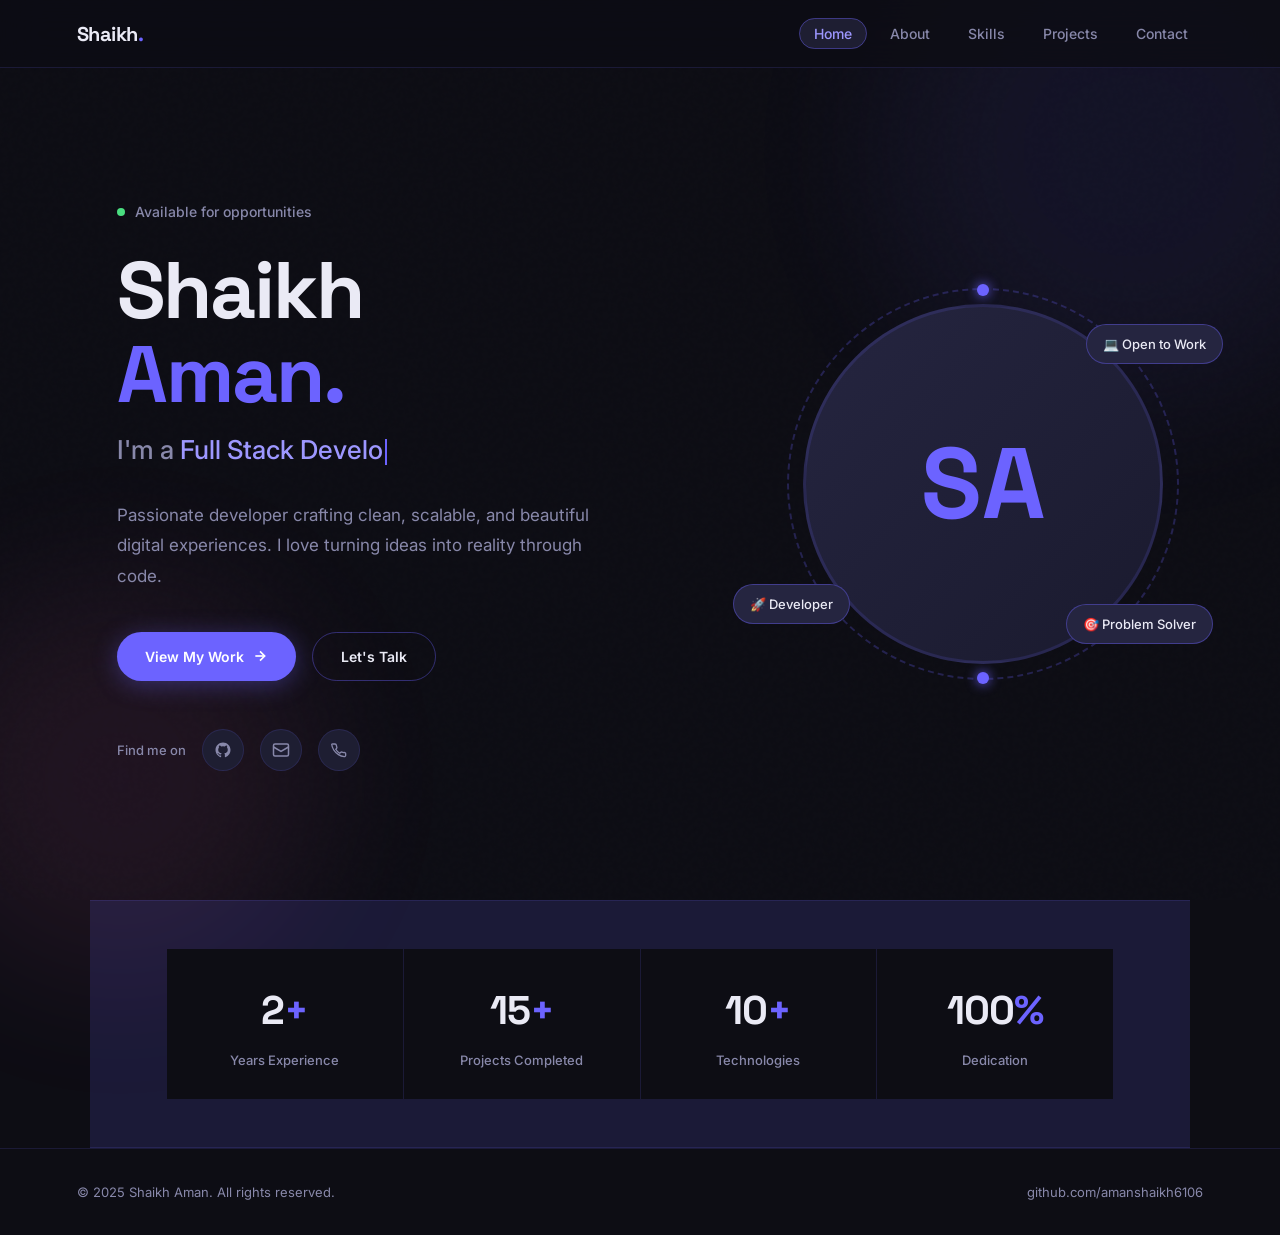
<file: home.html>
<!DOCTYPE html>
<html lang="en">
<head>
  <meta charset="UTF-8" />
  <meta name="viewport" content="width=device-width, initial-scale=1.0" />
  <title>Shaikh Aman — Portfolio</title>
  <link rel="stylesheet" href="style.css" />
  <style>
    /* ── HERO ── */
    .hero {
      min-height: calc(100vh - 68px);
      display: flex;
      align-items: center;
      justify-content: space-between;
      gap: 48px;
      padding: 80px 6vw;
      max-width: 1200px;
      margin: 0 auto;
      position: relative;
      z-index: 1;
    }

    .hero-content { flex: 1; max-width: 600px; }

    .hero-greeting {
      display: inline-flex;
      align-items: center;
      gap: 10px;
      font-size: 14px;
      font-weight: 500;
      color: var(--text-muted);
      margin-bottom: 24px;
    }

    .dot-live {
      width: 8px; height: 8px;
      background: #4ADE80;
      border-radius: 50%;
      animation: pulse-glow 2s ease infinite;
      box-shadow: 0 0 0 0 rgba(74, 222, 128, 0.3);
    }

    .hero-name {
      font-family: 'Space Grotesk', sans-serif;
      font-size: clamp(44px, 7vw, 80px);
      font-weight: 700;
      line-height: 1.05;
      letter-spacing: -2px;
      margin-bottom: 12px;
    }

    .hero-name .first { color: var(--text); }
    .hero-name .last  { color: var(--accent); }

    .hero-role {
      font-size: clamp(18px, 3vw, 26px);
      font-weight: 500;
      color: var(--text-muted);
      margin-bottom: 28px;
      min-height: 40px;
    }

    #typed-text { color: var(--accent-light); }

    .cursor {
      display: inline-block;
      width: 2px;
      height: 1em;
      background: var(--accent);
      margin-left: 2px;
      vertical-align: text-bottom;
      animation: blink 0.8s step-end infinite;
    }

    @keyframes blink {
      0%, 100% { opacity: 1; }
      50%       { opacity: 0; }
    }

    .hero-desc {
      font-size: 17px;
      color: var(--text-muted);
      line-height: 1.8;
      margin-bottom: 40px;
      max-width: 500px;
    }

    .hero-btns {
      display: flex;
      gap: 16px;
      flex-wrap: wrap;
      margin-bottom: 48px;
    }

    .hero-socials {
      display: flex;
      align-items: center;
      gap: 16px;
    }

    .hero-socials span {
      font-size: 13px;
      color: var(--text-muted);
      font-weight: 500;
    }

    .social-link {
      display: flex;
      align-items: center;
      justify-content: center;
      width: 42px; height: 42px;
      border-radius: 50%;
      border: 1px solid var(--border);
      background: var(--surface);
      color: var(--text-muted);
      text-decoration: none;
      font-size: 18px;
      transition: var(--transition);
    }

    .social-link:hover {
      border-color: var(--accent);
      color: var(--accent-light);
      background: rgba(108, 99, 255, 0.1);
      transform: translateY(-3px);
    }

    /* ── HERO VISUAL ── */
    .hero-visual {
      flex-shrink: 0;
      position: relative;
      width: 360px;
      height: 360px;
    }

    .avatar-ring {
      position: absolute;
      inset: -16px;
      border-radius: 50%;
      border: 2px dashed rgba(108, 99, 255, 0.25);
      animation: spin 20s linear infinite;
    }

    @keyframes spin { to { transform: rotate(360deg); } }

    .avatar-ring::before,
    .avatar-ring::after {
      content: '';
      position: absolute;
      width: 12px; height: 12px;
      background: var(--accent);
      border-radius: 50%;
      box-shadow: 0 0 12px var(--accent);
    }

    .avatar-ring::before { top: -6px; left: 50%; transform: translateX(-50%); }
    .avatar-ring::after  { bottom: -6px; left: 50%; transform: translateX(-50%); }

    .avatar-wrap {
      width: 100%; height: 100%;
      border-radius: 50%;
      overflow: hidden;
      background: linear-gradient(135deg, var(--surface2), var(--bg3));
      border: 3px solid var(--border);
      display: flex;
      align-items: center;
      justify-content: center;
      font-family: 'Space Grotesk', sans-serif;
      font-size: 100px;
      font-weight: 700;
      color: var(--accent);
      position: relative;
      z-index: 1;
      animation: float 6s ease-in-out infinite;
      user-select: none;
    }

    /* floating chips */
    .chip {
      position: absolute;
      background: var(--surface2);
      border: 1px solid var(--border-hover);
      border-radius: 99px;
      padding: 8px 16px;
      font-size: 13px;
      font-weight: 500;
      color: var(--text);
      white-space: nowrap;
      backdrop-filter: blur(10px);
      z-index: 2;
    }

    .chip-1 { top: 20px;  right: -60px; animation: float 5s 0.5s ease-in-out infinite; }
    .chip-2 { bottom: 40px; left: -70px; animation: float 5s 1s ease-in-out infinite; }
    .chip-3 { bottom: 20px; right: -50px; animation: float 5s 1.5s ease-in-out infinite; }

    /* ── STATS ── */
    .stats-bar {
      padding: 48px 6vw;
      max-width: 1100px;
      margin: 0 auto;
      display: grid;
      grid-template-columns: repeat(4, 1fr);
      gap: 1px;
      background: var(--border);
      border-top: 1px solid var(--border);
      border-bottom: 1px solid var(--border);
      position: relative;
      z-index: 1;
    }

    .stat-item {
      background: var(--bg);
      padding: 28px 32px;
      text-align: center;
    }

    .stat-num {
      font-family: 'Space Grotesk', sans-serif;
      font-size: 40px;
      font-weight: 700;
      color: var(--text);
      letter-spacing: -1px;
    }

    .stat-num span { color: var(--accent); }

    .stat-label {
      font-size: 13px;
      color: var(--text-muted);
      font-weight: 500;
      margin-top: 4px;
    }

    @media (max-width: 900px) {
      .hero { flex-direction: column; text-align: center; padding: 60px 5vw; }
      .hero-content { max-width: 100%; }
      .hero-desc { margin-left: auto; margin-right: auto; }
      .hero-btns, .hero-socials { justify-content: center; }
      .hero-visual { width: 260px; height: 260px; }
      .chip { display: none; }
      .stats-bar { grid-template-columns: repeat(2, 1fr); }
    }

    @media (max-width: 480px) {
      .stats-bar { grid-template-columns: 1fr; }
      .hero-visual { width: 200px; height: 200px; }
    }
  </style>
</head>
<body>

  <!-- decorative blobs -->
  <div class="blob blob-1"></div>
  <div class="blob blob-2"></div>

  <!-- NAV -->
  <nav>
    <a class="nav-logo" href="index.html">Shaikh<span>.</span></a>
    <ul class="nav-links">
      <li><a href="home.html" class="active">Home</a></li>
      <li><a href="about_me.html">About</a></li>
      <li><a href="skills.html">Skills</a></li>
      <li><a href="project.html">Projects</a></li>
      <li><a href="contact.html">Contact</a></li>
    </ul>
  </nav>

  <div class="page">
    <!-- ── HERO ── -->
    <section class="hero">
      <div class="hero-content">
        <div class="hero-greeting animate-fadeup">
          <span class="dot-live"></span>
          Available for opportunities
        </div>

        <h1 class="hero-name animate-fadeup delay-1">
          <span class="first">Shaikh</span><br>
          <span class="last">Aman.</span>
        </h1>

        <p class="hero-role animate-fadeup delay-2">
          I'm a <span id="typed-text"></span><span class="cursor"></span>
        </p>

        <p class="hero-desc animate-fadeup delay-3">
          Passionate developer crafting clean, scalable, and beautiful digital experiences.
          I love turning ideas into reality through code.
        </p>

        <div class="hero-btns animate-fadeup delay-4">
          <a href="projects.html" class="btn btn-primary">
            View My Work
            <svg width="16" height="16" viewBox="0 0 24 24" fill="none" stroke="currentColor" stroke-width="2.5"><line x1="5" y1="12" x2="19" y2="12"/><polyline points="12,5 19,12 12,19"/></svg>
          </a>
          <a href="contact.html" class="btn btn-outline">
            Let's Talk
          </a>
        </div>

        <div class="hero-socials animate-fadeup delay-5">
          <span>Find me on</span>
          <a href="https://github.com/amanshaikh6106" target="_blank" class="social-link" title="GitHub">
            <svg width="18" height="18" viewBox="0 0 24 24" fill="currentColor"><path d="M12 2C6.477 2 2 6.484 2 12.017c0 4.425 2.865 8.18 6.839 9.504.5.092.682-.217.682-.483 0-.237-.008-.868-.013-1.703-2.782.605-3.369-1.343-3.369-1.343-.454-1.158-1.11-1.466-1.11-1.466-.908-.62.069-.608.069-.608 1.003.07 1.531 1.032 1.531 1.032.892 1.53 2.341 1.088 2.91.832.092-.647.35-1.088.636-1.338-2.22-.253-4.555-1.113-4.555-4.951 0-1.093.39-1.988 1.029-2.688-.103-.253-.446-1.272.098-2.65 0 0 .84-.27 2.75 1.026A9.564 9.564 0 0 1 12 6.844a9.59 9.59 0 0 1 2.504.337c1.909-1.296 2.747-1.027 2.747-1.027.546 1.379.202 2.398.1 2.651.64.7 1.028 1.595 1.028 2.688 0 3.848-2.339 4.695-4.566 4.943.359.309.678.92.678 1.855 0 1.338-.012 2.419-.012 2.747 0 .268.18.58.688.482A10.02 10.02 0 0 0 22 12.017C22 6.484 17.522 2 12 2z"/></svg>
          </a>
          <a href="mailto:amanjshaikh6106@gmail.com" class="social-link" title="Email">
            <svg width="18" height="18" viewBox="0 0 24 24" fill="none" stroke="currentColor" stroke-width="2"><rect x="2" y="4" width="20" height="16" rx="2"/><path d="M2 8l10 6 10-6"/></svg>
          </a>
          <a href="tel:9834295369" class="social-link" title="Phone">
            <svg width="16" height="16" viewBox="0 0 24 24" fill="none" stroke="currentColor" stroke-width="2"><path d="M22 16.92v3a2 2 0 0 1-2.18 2 19.79 19.79 0 0 1-8.63-3.07A19.5 19.5 0 0 1 4.12 12a19.79 19.79 0 0 1-3.07-8.67A2 2 0 0 1 3 3h3a2 2 0 0 1 2 1.72c.127.96.361 1.903.7 2.81a2 2 0 0 1-.45 2.11L7.09 10.91a16 16 0 0 0 6 6l1.27-1.27a2 2 0 0 1 2.11-.45c.907.339 1.85.573 2.81.7A2 2 0 0 1 22 17z"/></svg>
          </a>
        </div>
      </div>

      <div class="hero-visual animate-fadein delay-3">
        <div class="avatar-ring"></div>
        <div class="avatar-wrap">SA</div>
        <div class="chip chip-1">💻 Open to Work</div>
        <div class="chip chip-2">🚀 Developer</div>
        <div class="chip chip-3">🎯 Problem Solver</div>
      </div>
    </section>

    <!-- ── STATS ── -->
    <div class="stats-bar">
      <div class="stat-item animate-fadeup delay-1">
        <div class="stat-num">2<span>+</span></div>
        <div class="stat-label">Years Experience</div>
      </div>
      <div class="stat-item animate-fadeup delay-2">
        <div class="stat-num">15<span>+</span></div>
        <div class="stat-label">Projects Completed</div>
      </div>
      <div class="stat-item animate-fadeup delay-3">
        <div class="stat-num">10<span>+</span></div>
        <div class="stat-label">Technologies</div>
      </div>
      <div class="stat-item animate-fadeup delay-4">
        <div class="stat-num">100<span>%</span></div>
        <div class="stat-label">Dedication</div>
      </div>
    </div>
  </div>

  <footer>
    <span>© 2025 Shaikh Aman. All rights reserved.</span>
    <a href="https://github.com/amanshaikh6106" target="_blank">github.com/amanshaikh6106</a>
  </footer>

  <script>
    const roles = ['Full Stack Developer', 'UI/UX Enthusiast', 'Problem Solver', 'Open Source Contributor'];
    let ri = 0, ci = 0, deleting = false;
    const el = document.getElementById('typed-text');

    function type() {
      const word = roles[ri];
      if (!deleting) {
        el.textContent = word.slice(0, ++ci);
        if (ci === word.length) { deleting = true; setTimeout(type, 1600); return; }
      } else {
        el.textContent = word.slice(0, --ci);
        if (ci === 0) { deleting = false; ri = (ri + 1) % roles.length; }
      }
      setTimeout(type, deleting ? 50 : 90);
    }
    type();
  </script>
</body>
</html>
</file>
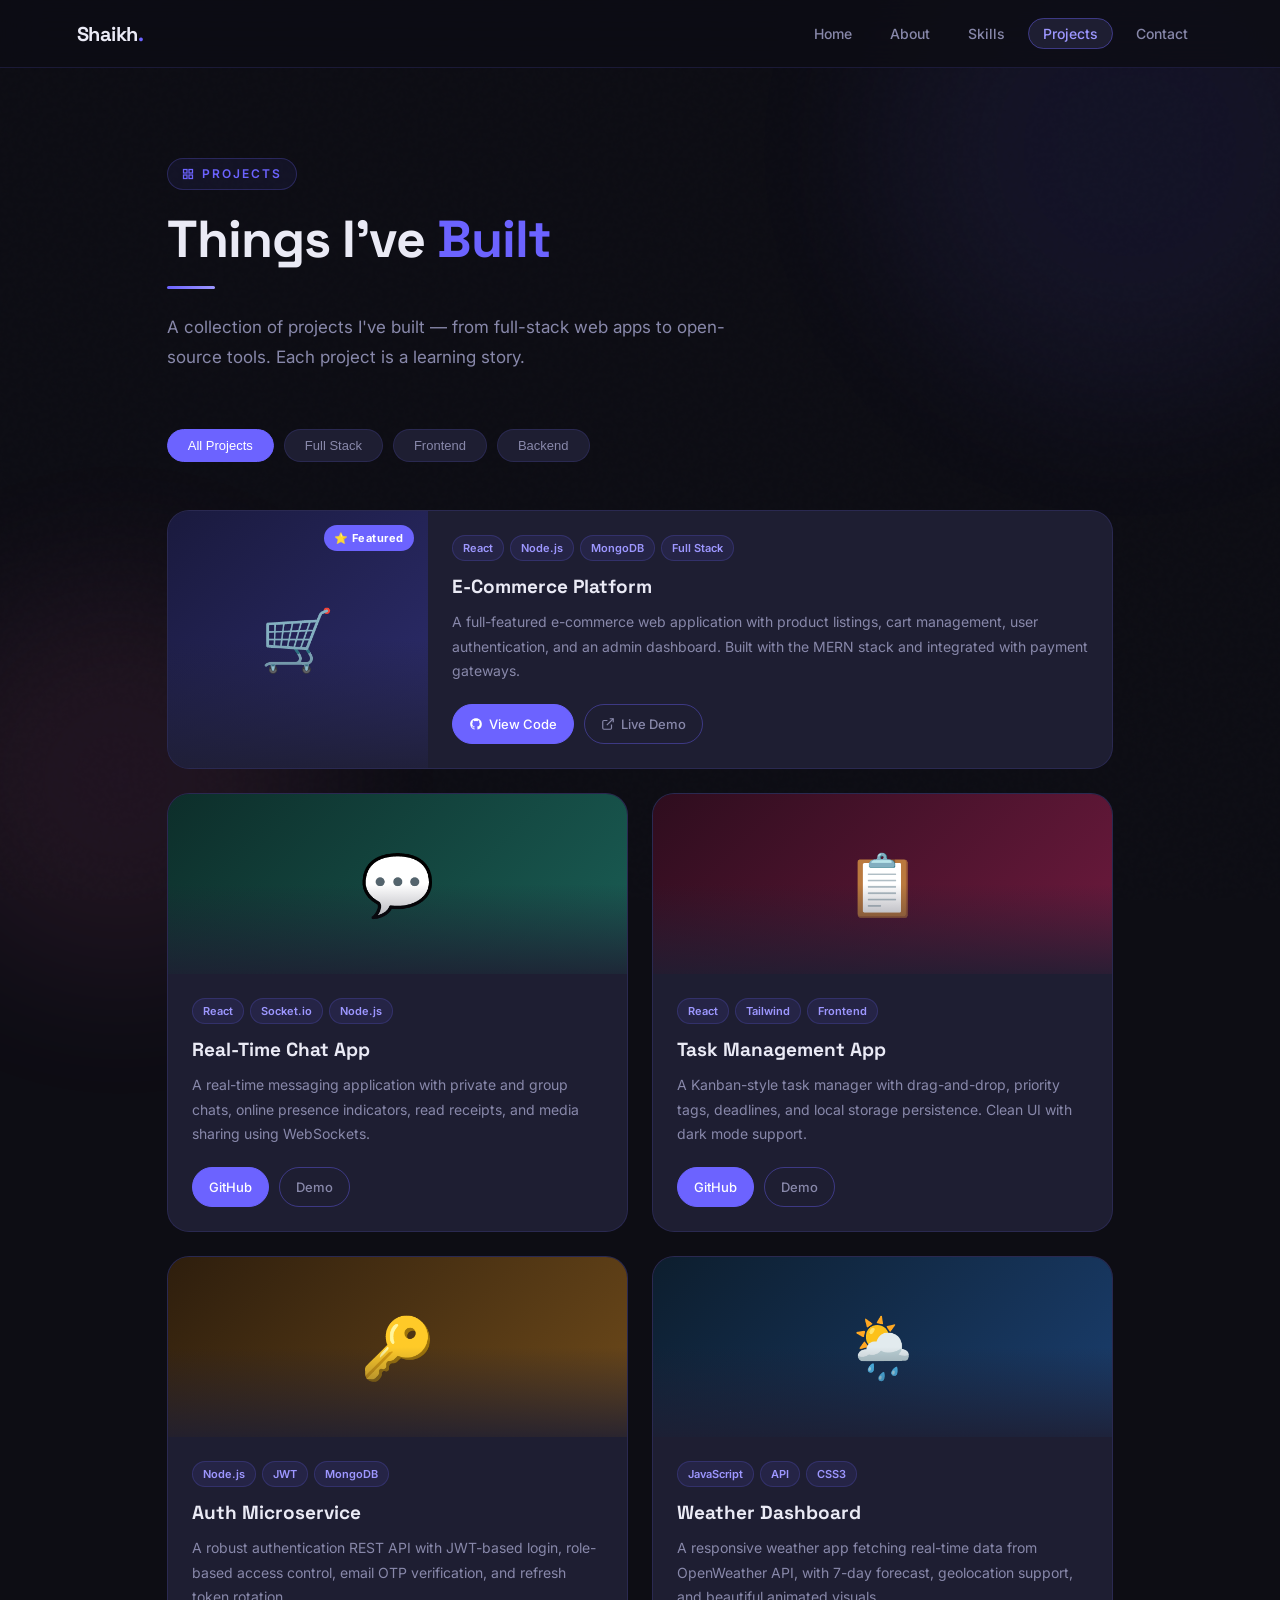
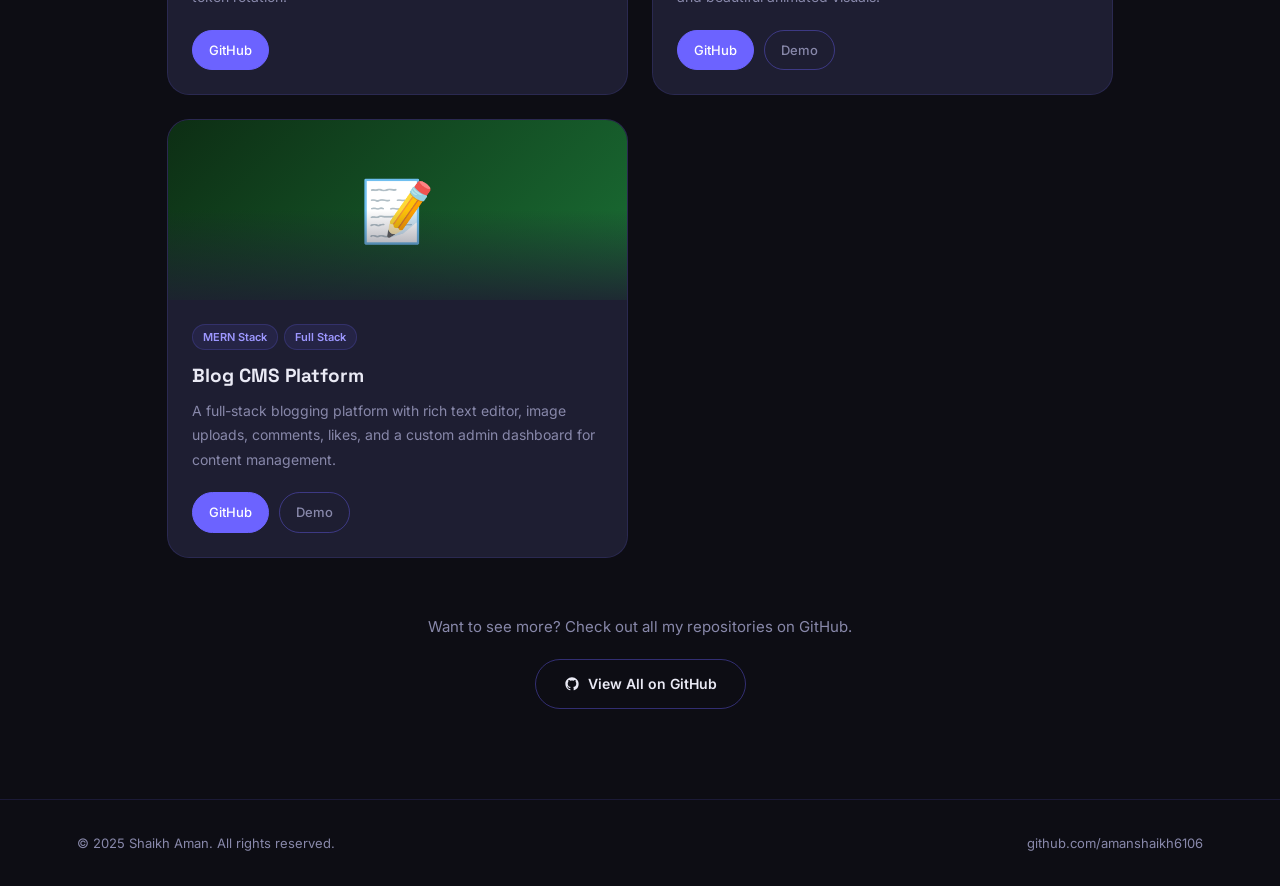
<file: project.html>
<!DOCTYPE html>
<html lang="en">
<head>
  <meta charset="UTF-8" />
  <meta name="viewport" content="width=device-width, initial-scale=1.0" />
  <title>Projects — Shaikh Aman</title>
  <link rel="stylesheet" href="style.css" />
  <style>
    /* ── FILTER BAR ── */
    .filter-bar {
      display: flex;
      flex-wrap: wrap;
      gap: 10px;
      margin-bottom: 48px;
    }

    .filter-btn {
      padding: 8px 20px;
      border-radius: 99px;
      font-size: 13px;
      font-weight: 500;
      cursor: pointer;
      background: var(--surface);
      border: 1px solid var(--border);
      color: var(--text-muted);
      transition: var(--transition);
    }

    .filter-btn:hover, .filter-btn.active {
      background: var(--accent);
      border-color: var(--accent);
      color: #fff;
    }

    /* ── PROJECT GRID ── */
    .projects-grid {
      display: grid;
      grid-template-columns: repeat(auto-fill, minmax(320px, 1fr));
      gap: 24px;
    }

    /* ── PROJECT CARD ── */
    .project-card {
      background: var(--surface);
      border: 1px solid var(--border);
      border-radius: var(--radius-lg);
      overflow: hidden;
      transition: var(--transition);
      display: flex;
      flex-direction: column;
    }

    .project-card:hover {
      border-color: var(--border-hover);
      box-shadow: var(--glow);
      transform: translateY(-6px);
    }

    .project-thumb {
      height: 180px;
      display: flex;
      align-items: center;
      justify-content: center;
      font-size: 60px;
      position: relative;
      overflow: hidden;
    }

    .project-thumb::after {
      content: '';
      position: absolute;
      inset: 0;
      background: linear-gradient(180deg, transparent 50%, rgba(30, 30, 50, 0.85) 100%);
    }

    .project-featured-tag {
      position: absolute;
      top: 14px;
      right: 14px;
      background: var(--accent);
      color: #fff;
      font-size: 11px;
      font-weight: 700;
      padding: 4px 10px;
      border-radius: 99px;
      letter-spacing: 0.5px;
      z-index: 1;
    }

    .project-body {
      padding: 24px;
      flex: 1;
      display: flex;
      flex-direction: column;
    }

    .project-tags {
      display: flex;
      flex-wrap: wrap;
      gap: 6px;
      margin-bottom: 14px;
    }

    .project-tag {
      font-size: 11px;
      font-weight: 600;
      padding: 3px 10px;
      border-radius: 99px;
      background: rgba(108, 99, 255, 0.1);
      color: var(--accent-light);
      border: 1px solid rgba(108, 99, 255, 0.2);
    }

    .project-title {
      font-family: 'Space Grotesk', sans-serif;
      font-size: 19px;
      font-weight: 700;
      color: var(--text);
      margin-bottom: 10px;
      line-height: 1.3;
    }

    .project-desc {
      font-size: 14px;
      color: var(--text-muted);
      line-height: 1.75;
      margin-bottom: 20px;
      flex: 1;
    }

    .project-links {
      display: flex;
      gap: 10px;
      margin-top: auto;
    }

    .project-link {
      display: inline-flex;
      align-items: center;
      gap: 6px;
      padding: 8px 16px;
      border-radius: 99px;
      font-size: 13px;
      font-weight: 500;
      text-decoration: none;
      transition: var(--transition);
      border: 1px solid var(--border-hover);
      color: var(--text-muted);
      background: transparent;
    }

    .project-link:hover {
      background: var(--surface2);
      color: var(--text);
      border-color: var(--accent);
    }

    .project-link.primary {
      background: var(--accent);
      color: #fff;
      border-color: var(--accent);
    }

    .project-link.primary:hover {
      background: var(--accent-dark);
    }

    /* ── FEATURED (wide card) ── */
    .project-card.featured {
      grid-column: span 2;
      flex-direction: row;
    }

    .project-card.featured .project-thumb {
      width: 260px;
      height: auto;
      flex-shrink: 0;
    }

    @media (max-width: 900px) {
      .project-card.featured {
        grid-column: span 1;
        flex-direction: column;
      }
      .project-card.featured .project-thumb {
        width: 100%;
        height: 180px;
      }
    }

    /* ── HIDDEN STATE ── */
    .project-card.hidden {
      display: none;
    }

    /* thumb colors */
    .thumb-purple { background: linear-gradient(135deg, #1a1a3e, #2d2d6e); }
    .thumb-teal   { background: linear-gradient(135deg, #0d2e2a, #1a5e55); }
    .thumb-pink   { background: linear-gradient(135deg, #2e0d1e, #6e1a3e); }
    .thumb-amber  { background: linear-gradient(135deg, #2e1e0d, #6e4a1a); }
    .thumb-blue   { background: linear-gradient(135deg, #0d1e2e, #1a3e6e); }
    .thumb-green  { background: linear-gradient(135deg, #0d2e14, #1a6e34); }
  </style>
</head>
<body>

  <div class="blob blob-1"></div>
  <div class="blob blob-2"></div>

  <nav>
    <a class="nav-logo" href="index.html">Shaikh<span>.</span></a>
    <ul class="nav-links">
      <li><a href="index.html">Home</a></li>
      <li><a href="about_me.html">About</a></li>
      <li><a href="skills.html">Skills</a></li>
      <li><a href="project.html" class="active">Projects</a></li>
      <li><a href="contact.html">Contact</a></li>
    </ul>
  </nav>

  <div class="page">
    <section class="section">
      <div class="section-tag animate-fadeup">
        <svg width="12" height="12" viewBox="0 0 24 24" fill="none" stroke="currentColor" stroke-width="2.5"><rect x="3" y="3" width="7" height="7"/><rect x="14" y="3" width="7" height="7"/><rect x="14" y="14" width="7" height="7"/><rect x="3" y="14" width="7" height="7"/></svg>
        Projects
      </div>
      <h1 class="section-title animate-fadeup delay-1">Things I've <span>Built</span></h1>
      <div class="accent-line animate-fadeup delay-2"></div>
      <p class="section-sub animate-fadeup delay-2">
        A collection of projects I've built — from full-stack web apps to open-source tools.
        Each project is a learning story.
      </p>

      <!-- FILTER BAR -->
      <div class="filter-bar animate-fadeup delay-2">
        <button class="filter-btn active" onclick="filterProjects('all', this)">All Projects</button>
        <button class="filter-btn" onclick="filterProjects('fullstack', this)">Full Stack</button>
        <button class="filter-btn" onclick="filterProjects('frontend', this)">Frontend</button>
        <button class="filter-btn" onclick="filterProjects('backend', this)">Backend</button>
      </div>

      <!-- PROJECTS GRID -->
      <div class="projects-grid">

        <!-- Project 1 (Featured) -->
        <div class="project-card featured animate-fadeup delay-1" data-category="fullstack">
          <div class="project-thumb thumb-purple">
            🛒
            <div class="project-featured-tag">⭐ Featured</div>
          </div>
          <div class="project-body">
            <div class="project-tags">
              <span class="project-tag">React</span>
              <span class="project-tag">Node.js</span>
              <span class="project-tag">MongoDB</span>
              <span class="project-tag">Full Stack</span>
            </div>
            <div class="project-title">E-Commerce Platform</div>
            <div class="project-desc">
              A full-featured e-commerce web application with product listings, cart management,
              user authentication, and an admin dashboard. Built with the MERN stack and integrated
              with payment gateways.
            </div>
            <div class="project-links">
              <a href="https://github.com/amanshaikh6106" target="_blank" class="project-link primary">
                <svg width="14" height="14" viewBox="0 0 24 24" fill="currentColor"><path d="M12 2C6.477 2 2 6.484 2 12.017c0 4.425 2.865 8.18 6.839 9.504.5.092.682-.217.682-.483 0-.237-.008-.868-.013-1.703-2.782.605-3.369-1.343-3.369-1.343-.454-1.158-1.11-1.466-1.11-1.466-.908-.62.069-.608.069-.608 1.003.07 1.531 1.032 1.531 1.032.892 1.53 2.341 1.088 2.91.832.092-.647.35-1.088.636-1.338-2.22-.253-4.555-1.113-4.555-4.951 0-1.093.39-1.988 1.029-2.688-.103-.253-.446-1.272.098-2.65 0 0 .84-.27 2.75 1.026A9.564 9.564 0 0 1 12 6.844a9.59 9.59 0 0 1 2.504.337c1.909-1.296 2.747-1.027 2.747-1.027.546 1.379.202 2.398.1 2.651.64.7 1.028 1.595 1.028 2.688 0 3.848-2.339 4.695-4.566 4.943.359.309.678.92.678 1.855 0 1.338-.012 2.419-.012 2.747 0 .268.18.58.688.482A10.02 10.02 0 0 0 22 12.017C22 6.484 17.522 2 12 2z"/></svg>
                View Code
              </a>
              <a href="#" class="project-link">
                <svg width="14" height="14" viewBox="0 0 24 24" fill="none" stroke="currentColor" stroke-width="2"><path d="M18 13v6a2 2 0 0 1-2 2H5a2 2 0 0 1-2-2V8a2 2 0 0 1 2-2h6"/><polyline points="15 3 21 3 21 9"/><line x1="10" y1="14" x2="21" y2="3"/></svg>
                Live Demo
              </a>
            </div>
          </div>
        </div>

        <!-- Project 2 -->
        <div class="project-card animate-fadeup delay-2" data-category="fullstack">
          <div class="project-thumb thumb-teal">💬</div>
          <div class="project-body">
            <div class="project-tags">
              <span class="project-tag">React</span>
              <span class="project-tag">Socket.io</span>
              <span class="project-tag">Node.js</span>
            </div>
            <div class="project-title">Real-Time Chat App</div>
            <div class="project-desc">
              A real-time messaging application with private and group chats, online presence indicators, read receipts, and media sharing using WebSockets.
            </div>
            <div class="project-links">
              <a href="https://github.com/amanshaikh6106" target="_blank" class="project-link primary">GitHub</a>
              <a href="#" class="project-link">Demo</a>
            </div>
          </div>
        </div>

        <!-- Project 3 -->
        <div class="project-card animate-fadeup delay-3" data-category="frontend">
          <div class="project-thumb thumb-pink">📋</div>
          <div class="project-body">
            <div class="project-tags">
              <span class="project-tag">React</span>
              <span class="project-tag">Tailwind</span>
              <span class="project-tag">Frontend</span>
            </div>
            <div class="project-title">Task Management App</div>
            <div class="project-desc">
              A Kanban-style task manager with drag-and-drop, priority tags, deadlines, and local storage persistence. Clean UI with dark mode support.
            </div>
            <div class="project-links">
              <a href="https://github.com/amanshaikh6106" target="_blank" class="project-link primary">GitHub</a>
              <a href="#" class="project-link">Demo</a>
            </div>
          </div>
        </div>

        <!-- Project 4 -->
        <div class="project-card animate-fadeup delay-1" data-category="backend">
          <div class="project-thumb thumb-amber">🔑</div>
          <div class="project-body">
            <div class="project-tags">
              <span class="project-tag">Node.js</span>
              <span class="project-tag">JWT</span>
              <span class="project-tag">MongoDB</span>
            </div>
            <div class="project-title">Auth Microservice</div>
            <div class="project-desc">
              A robust authentication REST API with JWT-based login, role-based access control, email OTP verification, and refresh token rotation.
            </div>
            <div class="project-links">
              <a href="https://github.com/amanshaikh6106" target="_blank" class="project-link primary">GitHub</a>
            </div>
          </div>
        </div>

        <!-- Project 5 -->
        <div class="project-card animate-fadeup delay-2" data-category="frontend">
          <div class="project-thumb thumb-blue">🌦️</div>
          <div class="project-body">
            <div class="project-tags">
              <span class="project-tag">JavaScript</span>
              <span class="project-tag">API</span>
              <span class="project-tag">CSS3</span>
            </div>
            <div class="project-title">Weather Dashboard</div>
            <div class="project-desc">
              A responsive weather app fetching real-time data from OpenWeather API, with 7-day forecast, geolocation support, and beautiful animated visuals.
            </div>
            <div class="project-links">
              <a href="https://github.com/amanshaikh6106" target="_blank" class="project-link primary">GitHub</a>
              <a href="#" class="project-link">Demo</a>
            </div>
          </div>
        </div>

        <!-- Project 6 -->
        <div class="project-card animate-fadeup delay-3" data-category="fullstack">
          <div class="project-thumb thumb-green">📝</div>
          <div class="project-body">
            <div class="project-tags">
              <span class="project-tag">MERN Stack</span>
              <span class="project-tag">Full Stack</span>
            </div>
            <div class="project-title">Blog CMS Platform</div>
            <div class="project-desc">
              A full-stack blogging platform with rich text editor, image uploads, comments, likes, and a custom admin dashboard for content management.
            </div>
            <div class="project-links">
              <a href="https://github.com/amanshaikh6106" target="_blank" class="project-link primary">GitHub</a>
              <a href="#" class="project-link">Demo</a>
            </div>
          </div>
        </div>

      </div>

      <!-- More on GitHub CTA -->
      <div style="text-align:center; margin-top:56px;" class="animate-fadeup delay-4">
        <p style="color:var(--text-muted); font-size:15px; margin-bottom:20px;">
          Want to see more? Check out all my repositories on GitHub.
        </p>
        <a href="https://github.com/amanshaikh6106" target="_blank" class="btn btn-outline">
          <svg width="16" height="16" viewBox="0 0 24 24" fill="currentColor"><path d="M12 2C6.477 2 2 6.484 2 12.017c0 4.425 2.865 8.18 6.839 9.504.5.092.682-.217.682-.483 0-.237-.008-.868-.013-1.703-2.782.605-3.369-1.343-3.369-1.343-.454-1.158-1.11-1.466-1.11-1.466-.908-.62.069-.608.069-.608 1.003.07 1.531 1.032 1.531 1.032.892 1.53 2.341 1.088 2.91.832.092-.647.35-1.088.636-1.338-2.22-.253-4.555-1.113-4.555-4.951 0-1.093.39-1.988 1.029-2.688-.103-.253-.446-1.272.098-2.65 0 0 .84-.27 2.75 1.026A9.564 9.564 0 0 1 12 6.844a9.59 9.59 0 0 1 2.504.337c1.909-1.296 2.747-1.027 2.747-1.027.546 1.379.202 2.398.1 2.651.64.7 1.028 1.595 1.028 2.688 0 3.848-2.339 4.695-4.566 4.943.359.309.678.92.678 1.855 0 1.338-.012 2.419-.012 2.747 0 .268.18.58.688.482A10.02 10.02 0 0 0 22 12.017C22 6.484 17.522 2 12 2z"/></svg>
          View All on GitHub
        </a>
      </div>
    </section>
  </div>

  <footer>
    <span>© 2025 Shaikh Aman. All rights reserved.</span>
    <a href="https://github.com/amanshaikh6106" target="_blank">github.com/amanshaikh6106</a>
  </footer>

  <script>
    function filterProjects(cat, btn) {
      document.querySelectorAll('.filter-btn').forEach(b => b.classList.remove('active'));
      btn.classList.add('active');
      document.querySelectorAll('.project-card').forEach(card => {
        if (cat === 'all' || card.dataset.category === cat) {
          card.classList.remove('hidden');
        } else {
          card.classList.add('hidden');
        }
      });
    }
  </script>
</body>
</html>
</file>
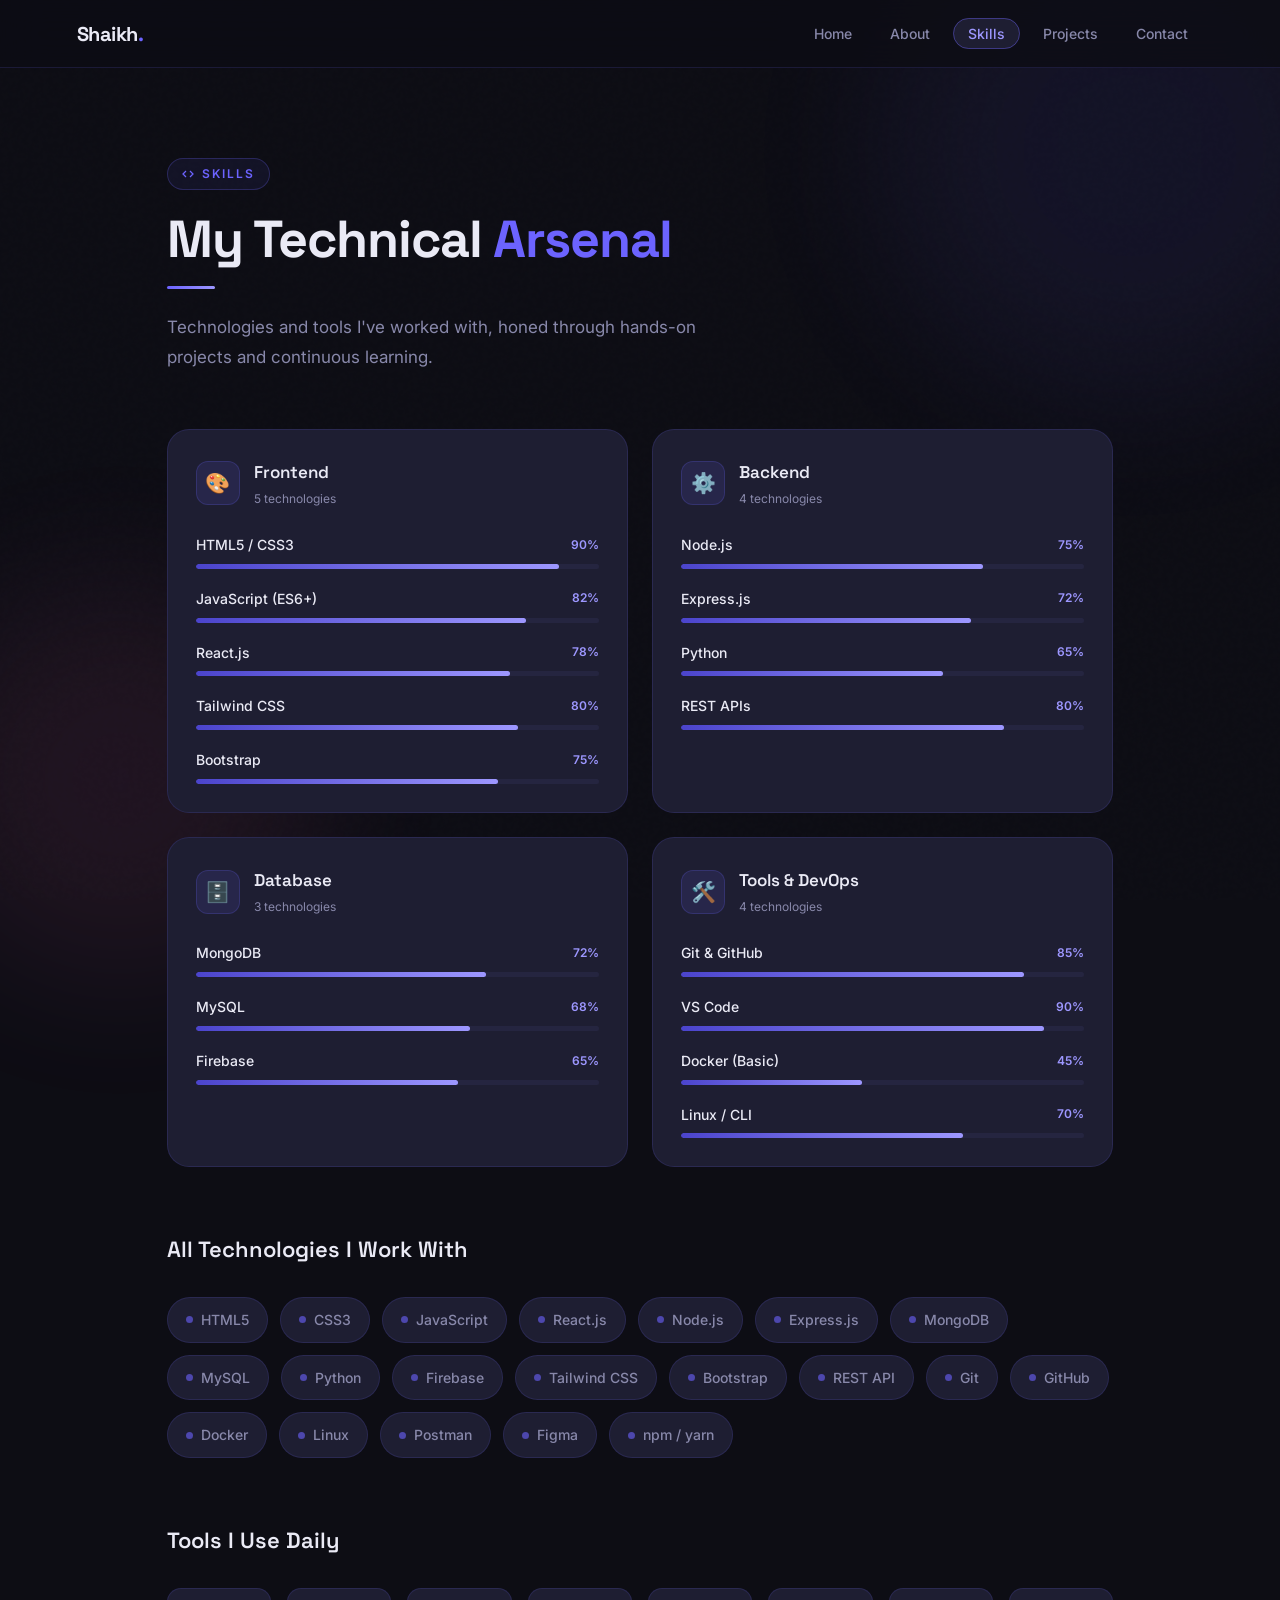
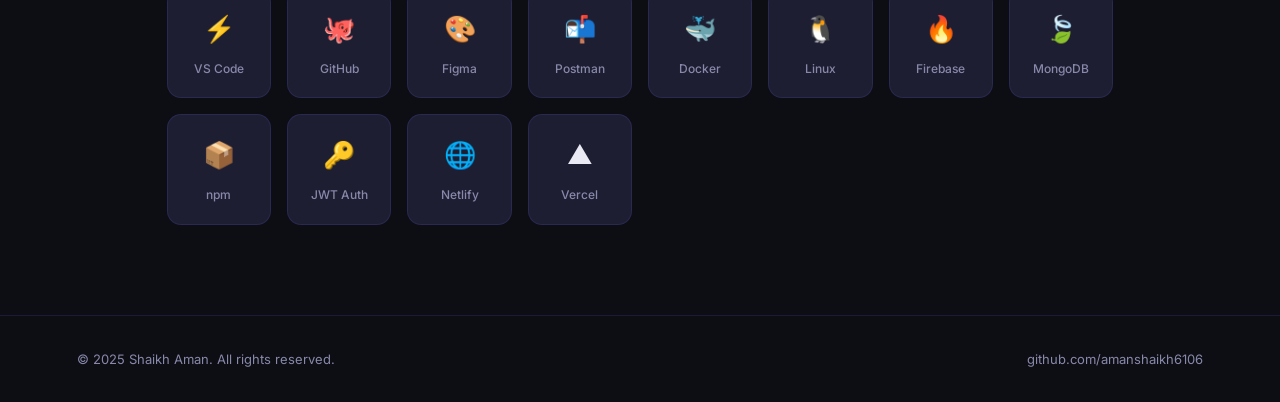
<file: skills.html>
<!DOCTYPE html>
<html lang="en">
<head>
  <meta charset="UTF-8" />
  <meta name="viewport" content="width=device-width, initial-scale=1.0" />
  <title>Skills — Shaikh Aman</title>
  <link rel="stylesheet" href="style.css" />
  <style>
    /* ── SKILL CATEGORIES ── */
    .skill-categories {
      display: grid;
      grid-template-columns: repeat(auto-fit, minmax(300px, 1fr));
      gap: 24px;
      margin-bottom: 64px;
    }

    .skill-card {
      background: var(--surface);
      border: 1px solid var(--border);
      border-radius: var(--radius-lg);
      padding: 28px;
      transition: var(--transition);
    }

    .skill-card:hover {
      border-color: var(--border-hover);
      box-shadow: var(--glow);
      transform: translateY(-4px);
    }

    .skill-card-header {
      display: flex;
      align-items: center;
      gap: 14px;
      margin-bottom: 24px;
    }

    .skill-icon {
      width: 44px; height: 44px;
      border-radius: 12px;
      display: flex;
      align-items: center;
      justify-content: center;
      font-size: 20px;
      background: rgba(108, 99, 255, 0.12);
      border: 1px solid rgba(108, 99, 255, 0.2);
    }

    .skill-card-title {
      font-family: 'Space Grotesk', sans-serif;
      font-size: 17px;
      font-weight: 600;
      color: var(--text);
    }

    .skill-card-count {
      font-size: 12px;
      color: var(--text-muted);
      margin-top: 2px;
    }

    /* ── PROGRESS BARS ── */
    .skill-item {
      margin-bottom: 18px;
    }

    .skill-item:last-child { margin-bottom: 0; }

    .skill-row {
      display: flex;
      justify-content: space-between;
      align-items: center;
      margin-bottom: 7px;
    }

    .skill-name {
      font-size: 14px;
      font-weight: 500;
      color: var(--text);
    }

    .skill-pct {
      font-size: 12px;
      font-weight: 600;
      color: var(--accent-light);
    }

    .progress-track {
      height: 5px;
      background: var(--surface2);
      border-radius: 99px;
      overflow: hidden;
    }

    .progress-fill {
      height: 100%;
      border-radius: 99px;
      background: linear-gradient(90deg, var(--accent-dark), var(--accent-light));
      width: 0;
      transition: width 1.2s cubic-bezier(0.4, 0, 0.2, 1);
    }

    /* ── TECH CLOUD ── */
    .tech-cloud-section { margin-bottom: 64px; }

    .tech-cloud-title {
      font-family: 'Space Grotesk', sans-serif;
      font-size: 22px;
      font-weight: 600;
      color: var(--text);
      margin-bottom: 28px;
    }

    .tech-cloud {
      display: flex;
      flex-wrap: wrap;
      gap: 12px;
    }

    .tech-pill {
      display: inline-flex;
      align-items: center;
      gap: 8px;
      background: var(--surface);
      border: 1px solid var(--border);
      border-radius: 99px;
      padding: 10px 18px;
      font-size: 14px;
      font-weight: 500;
      color: var(--text-muted);
      transition: var(--transition);
      cursor: default;
    }

    .tech-pill:hover {
      border-color: var(--accent);
      color: var(--accent-light);
      background: rgba(108, 99, 255, 0.08);
      transform: translateY(-2px);
    }

    .tech-pill .dot {
      width: 7px; height: 7px;
      border-radius: 50%;
      background: var(--accent);
      opacity: 0.6;
    }

    /* ── TOOL GRID ── */
    .tools-grid {
      display: grid;
      grid-template-columns: repeat(auto-fill, minmax(100px, 1fr));
      gap: 16px;
    }

    .tool-item {
      background: var(--surface);
      border: 1px solid var(--border);
      border-radius: var(--radius);
      padding: 18px 12px;
      text-align: center;
      transition: var(--transition);
      cursor: default;
    }

    .tool-item:hover {
      border-color: var(--border-hover);
      background: var(--surface2);
      transform: translateY(-3px);
    }

    .tool-emoji { font-size: 26px; margin-bottom: 8px; }

    .tool-name {
      font-size: 12px;
      font-weight: 500;
      color: var(--text-muted);
    }
  </style>
</head>
<body>

  <div class="blob blob-1"></div>
  <div class="blob blob-2"></div>

  <nav>
    <a class="nav-logo" href="index.html">Shaikh<span>.</span></a>
    <ul class="nav-links">
      <li><a href="index.html">Home</a></li>
      <li><a href="about_me.html">About</a></li>
      <li><a href="skills.html" class="active">Skills</a></li>
      <li><a href="project.html">Projects</a></li>
      <li><a href="contact.html">Contact</a></li>
    </ul>
  </nav>

  <div class="page">
    <section class="section">
      <div class="section-tag animate-fadeup">
        <svg width="12" height="12" viewBox="0 0 24 24" fill="none" stroke="currentColor" stroke-width="2.5"><polyline points="16 18 22 12 16 6"/><polyline points="8 6 2 12 8 18"/></svg>
        Skills
      </div>
      <h1 class="section-title animate-fadeup delay-1">My Technical <span>Arsenal</span></h1>
      <div class="accent-line animate-fadeup delay-2"></div>
      <p class="section-sub animate-fadeup delay-2">
        Technologies and tools I've worked with, honed through hands-on projects and continuous learning.
      </p>

      <!-- SKILL CATEGORY CARDS -->
      <div class="skill-categories">

        <!-- Frontend -->
        <div class="skill-card animate-fadeup delay-1">
          <div class="skill-card-header">
            <div class="skill-icon">🎨</div>
            <div>
              <div class="skill-card-title">Frontend</div>
              <div class="skill-card-count">5 technologies</div>
            </div>
          </div>
          <div class="skill-item"><div class="skill-row"><span class="skill-name">HTML5 / CSS3</span><span class="skill-pct">90%</span></div><div class="progress-track"><div class="progress-fill" data-width="90"></div></div></div>
          <div class="skill-item"><div class="skill-row"><span class="skill-name">JavaScript (ES6+)</span><span class="skill-pct">82%</span></div><div class="progress-track"><div class="progress-fill" data-width="82"></div></div></div>
          <div class="skill-item"><div class="skill-row"><span class="skill-name">React.js</span><span class="skill-pct">78%</span></div><div class="progress-track"><div class="progress-fill" data-width="78"></div></div></div>
          <div class="skill-item"><div class="skill-row"><span class="skill-name">Tailwind CSS</span><span class="skill-pct">80%</span></div><div class="progress-track"><div class="progress-fill" data-width="80"></div></div></div>
          <div class="skill-item"><div class="skill-row"><span class="skill-name">Bootstrap</span><span class="skill-pct">75%</span></div><div class="progress-track"><div class="progress-fill" data-width="75"></div></div></div>
        </div>

        <!-- Backend -->
        <div class="skill-card animate-fadeup delay-2">
          <div class="skill-card-header">
            <div class="skill-icon">⚙️</div>
            <div>
              <div class="skill-card-title">Backend</div>
              <div class="skill-card-count">4 technologies</div>
            </div>
          </div>
          <div class="skill-item"><div class="skill-row"><span class="skill-name">Node.js</span><span class="skill-pct">75%</span></div><div class="progress-track"><div class="progress-fill" data-width="75"></div></div></div>
          <div class="skill-item"><div class="skill-row"><span class="skill-name">Express.js</span><span class="skill-pct">72%</span></div><div class="progress-track"><div class="progress-fill" data-width="72"></div></div></div>
          <div class="skill-item"><div class="skill-row"><span class="skill-name">Python</span><span class="skill-pct">65%</span></div><div class="progress-track"><div class="progress-fill" data-width="65"></div></div></div>
          <div class="skill-item"><div class="skill-row"><span class="skill-name">REST APIs</span><span class="skill-pct">80%</span></div><div class="progress-track"><div class="progress-fill" data-width="80"></div></div></div>
        </div>

        <!-- Database -->
        <div class="skill-card animate-fadeup delay-3">
          <div class="skill-card-header">
            <div class="skill-icon">🗄️</div>
            <div>
              <div class="skill-card-title">Database</div>
              <div class="skill-card-count">3 technologies</div>
            </div>
          </div>
          <div class="skill-item"><div class="skill-row"><span class="skill-name">MongoDB</span><span class="skill-pct">72%</span></div><div class="progress-track"><div class="progress-fill" data-width="72"></div></div></div>
          <div class="skill-item"><div class="skill-row"><span class="skill-name">MySQL</span><span class="skill-pct">68%</span></div><div class="progress-track"><div class="progress-fill" data-width="68"></div></div></div>
          <div class="skill-item"><div class="skill-row"><span class="skill-name">Firebase</span><span class="skill-pct">65%</span></div><div class="progress-track"><div class="progress-fill" data-width="65"></div></div></div>
        </div>

        <!-- Tools & DevOps -->
        <div class="skill-card animate-fadeup delay-4">
          <div class="skill-card-header">
            <div class="skill-icon">🛠️</div>
            <div>
              <div class="skill-card-title">Tools & DevOps</div>
              <div class="skill-card-count">4 technologies</div>
            </div>
          </div>
          <div class="skill-item"><div class="skill-row"><span class="skill-name">Git & GitHub</span><span class="skill-pct">85%</span></div><div class="progress-track"><div class="progress-fill" data-width="85"></div></div></div>
          <div class="skill-item"><div class="skill-row"><span class="skill-name">VS Code</span><span class="skill-pct">90%</span></div><div class="progress-track"><div class="progress-fill" data-width="90"></div></div></div>
          <div class="skill-item"><div class="skill-row"><span class="skill-name">Docker (Basic)</span><span class="skill-pct">45%</span></div><div class="progress-track"><div class="progress-fill" data-width="45"></div></div></div>
          <div class="skill-item"><div class="skill-row"><span class="skill-name">Linux / CLI</span><span class="skill-pct">70%</span></div><div class="progress-track"><div class="progress-fill" data-width="70"></div></div></div>
        </div>

      </div>

      <!-- TECH CLOUD -->
      <div class="tech-cloud-section animate-fadeup delay-2">
        <div class="tech-cloud-title">All Technologies I Work With</div>
        <div class="tech-cloud">
          <span class="tech-pill"><span class="dot"></span>HTML5</span>
          <span class="tech-pill"><span class="dot"></span>CSS3</span>
          <span class="tech-pill"><span class="dot"></span>JavaScript</span>
          <span class="tech-pill"><span class="dot"></span>React.js</span>
          <span class="tech-pill"><span class="dot"></span>Node.js</span>
          <span class="tech-pill"><span class="dot"></span>Express.js</span>
          <span class="tech-pill"><span class="dot"></span>MongoDB</span>
          <span class="tech-pill"><span class="dot"></span>MySQL</span>
          <span class="tech-pill"><span class="dot"></span>Python</span>
          <span class="tech-pill"><span class="dot"></span>Firebase</span>
          <span class="tech-pill"><span class="dot"></span>Tailwind CSS</span>
          <span class="tech-pill"><span class="dot"></span>Bootstrap</span>
          <span class="tech-pill"><span class="dot"></span>REST API</span>
          <span class="tech-pill"><span class="dot"></span>Git</span>
          <span class="tech-pill"><span class="dot"></span>GitHub</span>
          <span class="tech-pill"><span class="dot"></span>Docker</span>
          <span class="tech-pill"><span class="dot"></span>Linux</span>
          <span class="tech-pill"><span class="dot"></span>Postman</span>
          <span class="tech-pill"><span class="dot"></span>Figma</span>
          <span class="tech-pill"><span class="dot"></span>npm / yarn</span>
        </div>
      </div>

      <!-- TOOLS GRID -->
      <div class="animate-fadeup delay-3">
        <div class="tech-cloud-title">Tools I Use Daily</div>
        <div class="tools-grid">
          <div class="tool-item"><div class="tool-emoji">⚡</div><div class="tool-name">VS Code</div></div>
          <div class="tool-item"><div class="tool-emoji">🐙</div><div class="tool-name">GitHub</div></div>
          <div class="tool-item"><div class="tool-emoji">🎨</div><div class="tool-name">Figma</div></div>
          <div class="tool-item"><div class="tool-emoji">📬</div><div class="tool-name">Postman</div></div>
          <div class="tool-item"><div class="tool-emoji">🐳</div><div class="tool-name">Docker</div></div>
          <div class="tool-item"><div class="tool-emoji">🐧</div><div class="tool-name">Linux</div></div>
          <div class="tool-item"><div class="tool-emoji">🔥</div><div class="tool-name">Firebase</div></div>
          <div class="tool-item"><div class="tool-emoji">🍃</div><div class="tool-name">MongoDB</div></div>
          <div class="tool-item"><div class="tool-emoji">📦</div><div class="tool-name">npm</div></div>
          <div class="tool-item"><div class="tool-emoji">🔑</div><div class="tool-name">JWT Auth</div></div>
          <div class="tool-item"><div class="tool-emoji">🌐</div><div class="tool-name">Netlify</div></div>
          <div class="tool-item"><div class="tool-emoji">▲</div><div class="tool-name">Vercel</div></div>
        </div>
      </div>

    </section>
  </div>

  <footer>
    <span>© 2025 Shaikh Aman. All rights reserved.</span>
    <a href="https://github.com/amanshaikh6106" target="_blank">github.com/amanshaikh6106</a>
  </footer>

  <script>
    // Animate progress bars on scroll
    const observer = new IntersectionObserver((entries) => {
      entries.forEach(entry => {
        if (entry.isIntersecting) {
          entry.target.querySelectorAll('.progress-fill').forEach(bar => {
            bar.style.width = bar.dataset.width + '%';
          });
        }
      });
    }, { threshold: 0.2 });

    document.querySelectorAll('.skill-card').forEach(card => observer.observe(card));
  </script>
</body>
</html>
</file>
<file: style.css>
/* =============================================
   SHAIKH AMAN — PORTFOLIO — SHARED STYLESHEET
   ============================================= */

@import url('https://fonts.googleapis.com/css2?family=Inter:wght@300;400;500;600;700&family=Space+Grotesk:wght@400;500;600;700&display=swap');

/* ── RESET ── */
*, *::before, *::after { box-sizing: border-box; margin: 0; padding: 0; }

/* ── VARIABLES ── */
:root {
  --accent:       #6C63FF;
  --accent-light: #9D97FF;
  --accent-dark:  #4B44CC;
  --bg:           #0D0D14;
  --bg2:          #12121E;
  --bg3:          #1A1A2E;
  --surface:      #1E1E32;
  --surface2:     #252540;
  --border:       rgba(108, 99, 255, 0.15);
  --border-hover: rgba(108, 99, 255, 0.4);
  --text:         #EAEAF5;
  --text-muted:   #8888AA;
  --text-dim:     #5555777;
  --radius:       14px;
  --radius-lg:    22px;
  --shadow:       0 8px 32px rgba(0, 0, 0, 0.4);
  --glow:         0 0 40px rgba(108, 99, 255, 0.15);
  --transition:   0.3s cubic-bezier(0.4, 0, 0.2, 1);
}

/* ── BASE ── */
html { scroll-behavior: smooth; }

body {
  font-family: 'Inter', sans-serif;
  background: var(--bg);
  color: var(--text);
  line-height: 1.7;
  font-size: 16px;
  overflow-x: hidden;
  min-height: 100vh;
}

/* ── NOISE / GRAIN OVERLAY ── */
body::before {
  content: '';
  position: fixed;
  inset: 0;
  background-image: url("data:image/svg+xml,%3Csvg viewBox='0 0 200 200' xmlns='http://www.w3.org/2000/svg'%3E%3Cfilter id='n'%3E%3CfeTurbulence type='fractalNoise' baseFrequency='0.9' numOctaves='4' stitchTiles='stitch'/%3E%3C/filter%3E%3Crect width='100%25' height='100%25' filter='url(%23n)' opacity='0.03'/%3E%3C/svg%3E");
  opacity: 0.4;
  pointer-events: none;
  z-index: 0;
}

/* ── SCROLLBAR ── */
::-webkit-scrollbar { width: 6px; }
::-webkit-scrollbar-track { background: var(--bg2); }
::-webkit-scrollbar-thumb { background: var(--accent-dark); border-radius: 99px; }

/* ── SELECTION ── */
::selection { background: rgba(108, 99, 255, 0.3); color: #fff; }

/* ─────────────────────────────────────────
   NAV
───────────────────────────────────────── */
nav {
  position: fixed;
  top: 0;
  left: 0;
  right: 0;
  z-index: 100;
  display: flex;
  align-items: center;
  justify-content: space-between;
  padding: 0 6vw;
  height: 68px;
  background: rgba(13, 13, 20, 0.8);
  backdrop-filter: blur(20px);
  -webkit-backdrop-filter: blur(20px);
  border-bottom: 1px solid var(--border);
}

.nav-logo {
  font-family: 'Space Grotesk', sans-serif;
  font-weight: 700;
  font-size: 20px;
  color: var(--text);
  text-decoration: none;
  letter-spacing: -0.5px;
}

.nav-logo span { color: var(--accent); }

.nav-links {
  display: flex;
  list-style: none;
  gap: 8px;
}

.nav-links a {
  text-decoration: none;
  color: var(--text-muted);
  font-size: 14px;
  font-weight: 500;
  padding: 6px 14px;
  border-radius: 99px;
  transition: var(--transition);
  border: 1px solid transparent;
}

.nav-links a:hover,
.nav-links a.active {
  color: var(--text);
  background: var(--surface);
  border-color: var(--border-hover);
}

.nav-links a.active { color: var(--accent-light); }

/* ─────────────────────────────────────────
   PAGE WRAPPER
───────────────────────────────────────── */
.page {
  position: relative;
  z-index: 1;
  padding-top: 68px;
  min-height: 100vh;
}

/* ─────────────────────────────────────────
   SECTION LAYOUT
───────────────────────────────────────── */
.section {
  padding: 90px 6vw;
  max-width: 1100px;
  margin: 0 auto;
}

.section-tag {
  display: inline-flex;
  align-items: center;
  gap: 8px;
  font-size: 12px;
  font-weight: 600;
  letter-spacing: 2px;
  text-transform: uppercase;
  color: var(--accent);
  background: rgba(108, 99, 255, 0.08);
  border: 1px solid rgba(108, 99, 255, 0.25);
  padding: 5px 14px;
  border-radius: 99px;
  margin-bottom: 20px;
}

.section-title {
  font-family: 'Space Grotesk', sans-serif;
  font-size: clamp(32px, 5vw, 52px);
  font-weight: 700;
  line-height: 1.15;
  color: var(--text);
  letter-spacing: -1px;
  margin-bottom: 16px;
}

.section-title span { color: var(--accent); }

.section-sub {
  font-size: 17px;
  color: var(--text-muted);
  max-width: 560px;
  line-height: 1.75;
  margin-bottom: 56px;
}

/* ─────────────────────────────────────────
   DIVIDER / ACCENT LINE
───────────────────────────────────────── */
.accent-line {
  width: 48px;
  height: 3px;
  background: linear-gradient(90deg, var(--accent), var(--accent-light));
  border-radius: 99px;
  margin-bottom: 24px;
}

/* ─────────────────────────────────────────
   BUTTONS
───────────────────────────────────────── */
.btn {
  display: inline-flex;
  align-items: center;
  gap: 8px;
  padding: 12px 28px;
  border-radius: 99px;
  font-size: 14px;
  font-weight: 600;
  cursor: pointer;
  transition: var(--transition);
  text-decoration: none;
  border: none;
  outline: none;
  white-space: nowrap;
}

.btn-primary {
  background: var(--accent);
  color: #fff;
  box-shadow: 0 4px 24px rgba(108, 99, 255, 0.35);
}

.btn-primary:hover {
  background: var(--accent-dark);
  box-shadow: 0 6px 32px rgba(108, 99, 255, 0.5);
  transform: translateY(-2px);
}

.btn-outline {
  background: transparent;
  color: var(--text);
  border: 1px solid var(--border-hover);
}

.btn-outline:hover {
  background: var(--surface);
  border-color: var(--accent);
  color: var(--accent-light);
  transform: translateY(-2px);
}

/* ─────────────────────────────────────────
   CARDS
───────────────────────────────────────── */
.card {
  background: var(--surface);
  border: 1px solid var(--border);
  border-radius: var(--radius-lg);
  padding: 28px;
  transition: var(--transition);
}

.card:hover {
  border-color: var(--border-hover);
  box-shadow: var(--glow);
  transform: translateY(-4px);
}

/* ─────────────────────────────────────────
   GRID HELPERS
───────────────────────────────────────── */
.grid-2 { display: grid; grid-template-columns: repeat(auto-fit, minmax(300px, 1fr)); gap: 24px; }
.grid-3 { display: grid; grid-template-columns: repeat(auto-fit, minmax(240px, 1fr)); gap: 20px; }

/* ─────────────────────────────────────────
   BADGE
───────────────────────────────────────── */
.badge {
  display: inline-block;
  font-size: 12px;
  font-weight: 500;
  padding: 4px 10px;
  border-radius: 99px;
  background: rgba(108, 99, 255, 0.12);
  color: var(--accent-light);
  border: 1px solid rgba(108, 99, 255, 0.2);
}

/* ─────────────────────────────────────────
   GLOW BG BLOBS (decorative)
───────────────────────────────────────── */
.blob {
  position: fixed;
  border-radius: 50%;
  filter: blur(80px);
  opacity: 0.08;
  pointer-events: none;
  z-index: 0;
}

.blob-1 {
  width: 500px; height: 500px;
  background: var(--accent);
  top: -100px; right: -100px;
}

.blob-2 {
  width: 400px; height: 400px;
  background: #FF6BBA;
  bottom: -80px; left: -80px;
}

/* ─────────────────────────────────────────
   FOOTER
───────────────────────────────────────── */
footer {
  border-top: 1px solid var(--border);
  padding: 32px 6vw;
  display: flex;
  align-items: center;
  justify-content: space-between;
  color: var(--text-muted);
  font-size: 13px;
  position: relative;
  z-index: 1;
}

footer a {
  color: var(--text-muted);
  text-decoration: none;
  transition: color var(--transition);
}

footer a:hover { color: var(--accent-light); }

/* ─────────────────────────────────────────
   ANIMATIONS
───────────────────────────────────────── */
@keyframes fadeUp {
  from { opacity: 0; transform: translateY(30px); }
  to   { opacity: 1; transform: translateY(0); }
}

@keyframes fadeIn {
  from { opacity: 0; }
  to   { opacity: 1; }
}

@keyframes float {
  0%, 100% { transform: translateY(0); }
  50%       { transform: translateY(-12px); }
}

@keyframes pulse-glow {
  0%, 100% { box-shadow: 0 0 0 0 rgba(108, 99, 255, 0); }
  50%       { box-shadow: 0 0 0 8px rgba(108, 99, 255, 0.15); }
}

.animate-fadeup  { animation: fadeUp 0.7s ease both; }
.animate-fadein  { animation: fadeIn 0.5s ease both; }
.delay-1 { animation-delay: 0.1s; }
.delay-2 { animation-delay: 0.2s; }
.delay-3 { animation-delay: 0.3s; }
.delay-4 { animation-delay: 0.4s; }
.delay-5 { animation-delay: 0.5s; }
.delay-6 { animation-delay: 0.6s; }

/* ─────────────────────────────────────────
   RESPONSIVE
───────────────────────────────────────── */
@media (max-width: 768px) {
  nav { padding: 0 5vw; }
  .nav-links { gap: 2px; }
  .nav-links a { padding: 6px 10px; font-size: 13px; }
  .section { padding: 60px 5vw; }
  .grid-2, .grid-3 { grid-template-columns: 1fr; }
  footer { flex-direction: column; gap: 12px; text-align: center; }
}

@media (max-width: 480px) {
  .nav-links a { display: none; }
  .nav-links a.active { display: block; }
}
</file>
